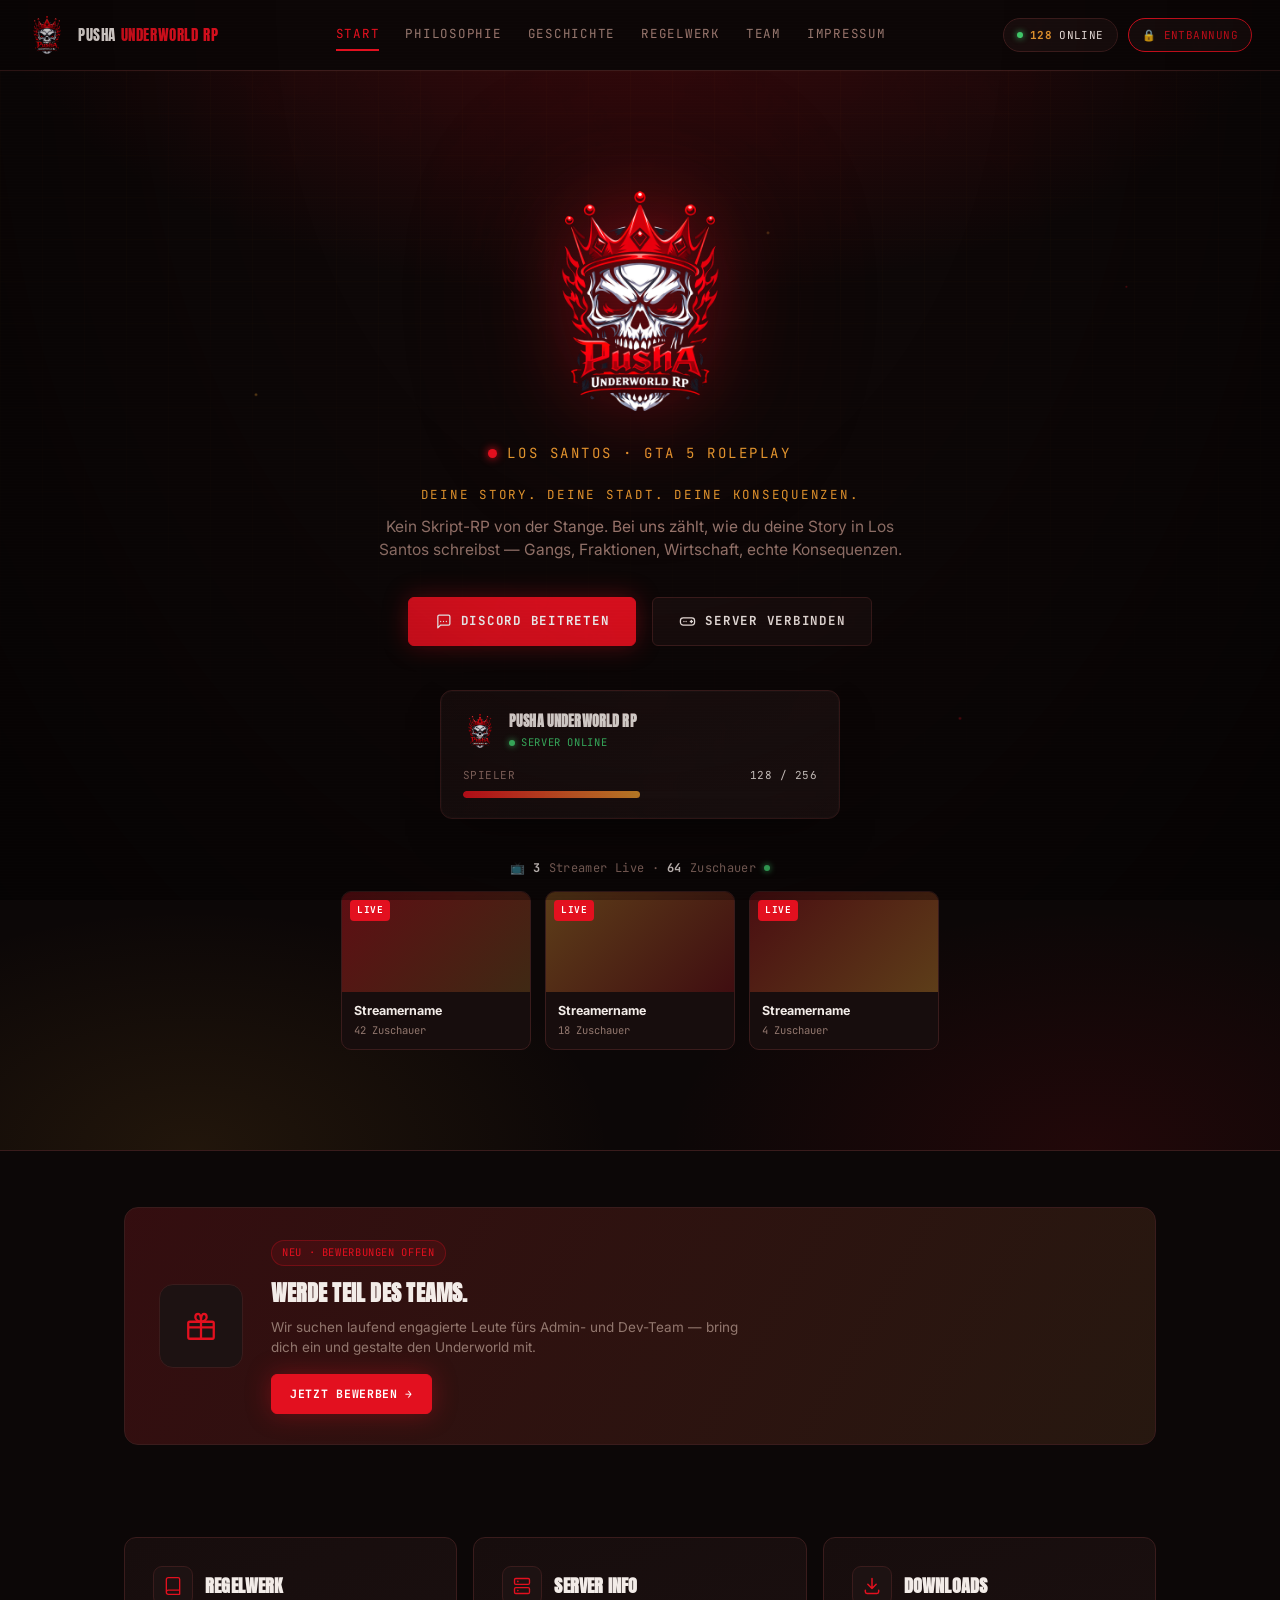
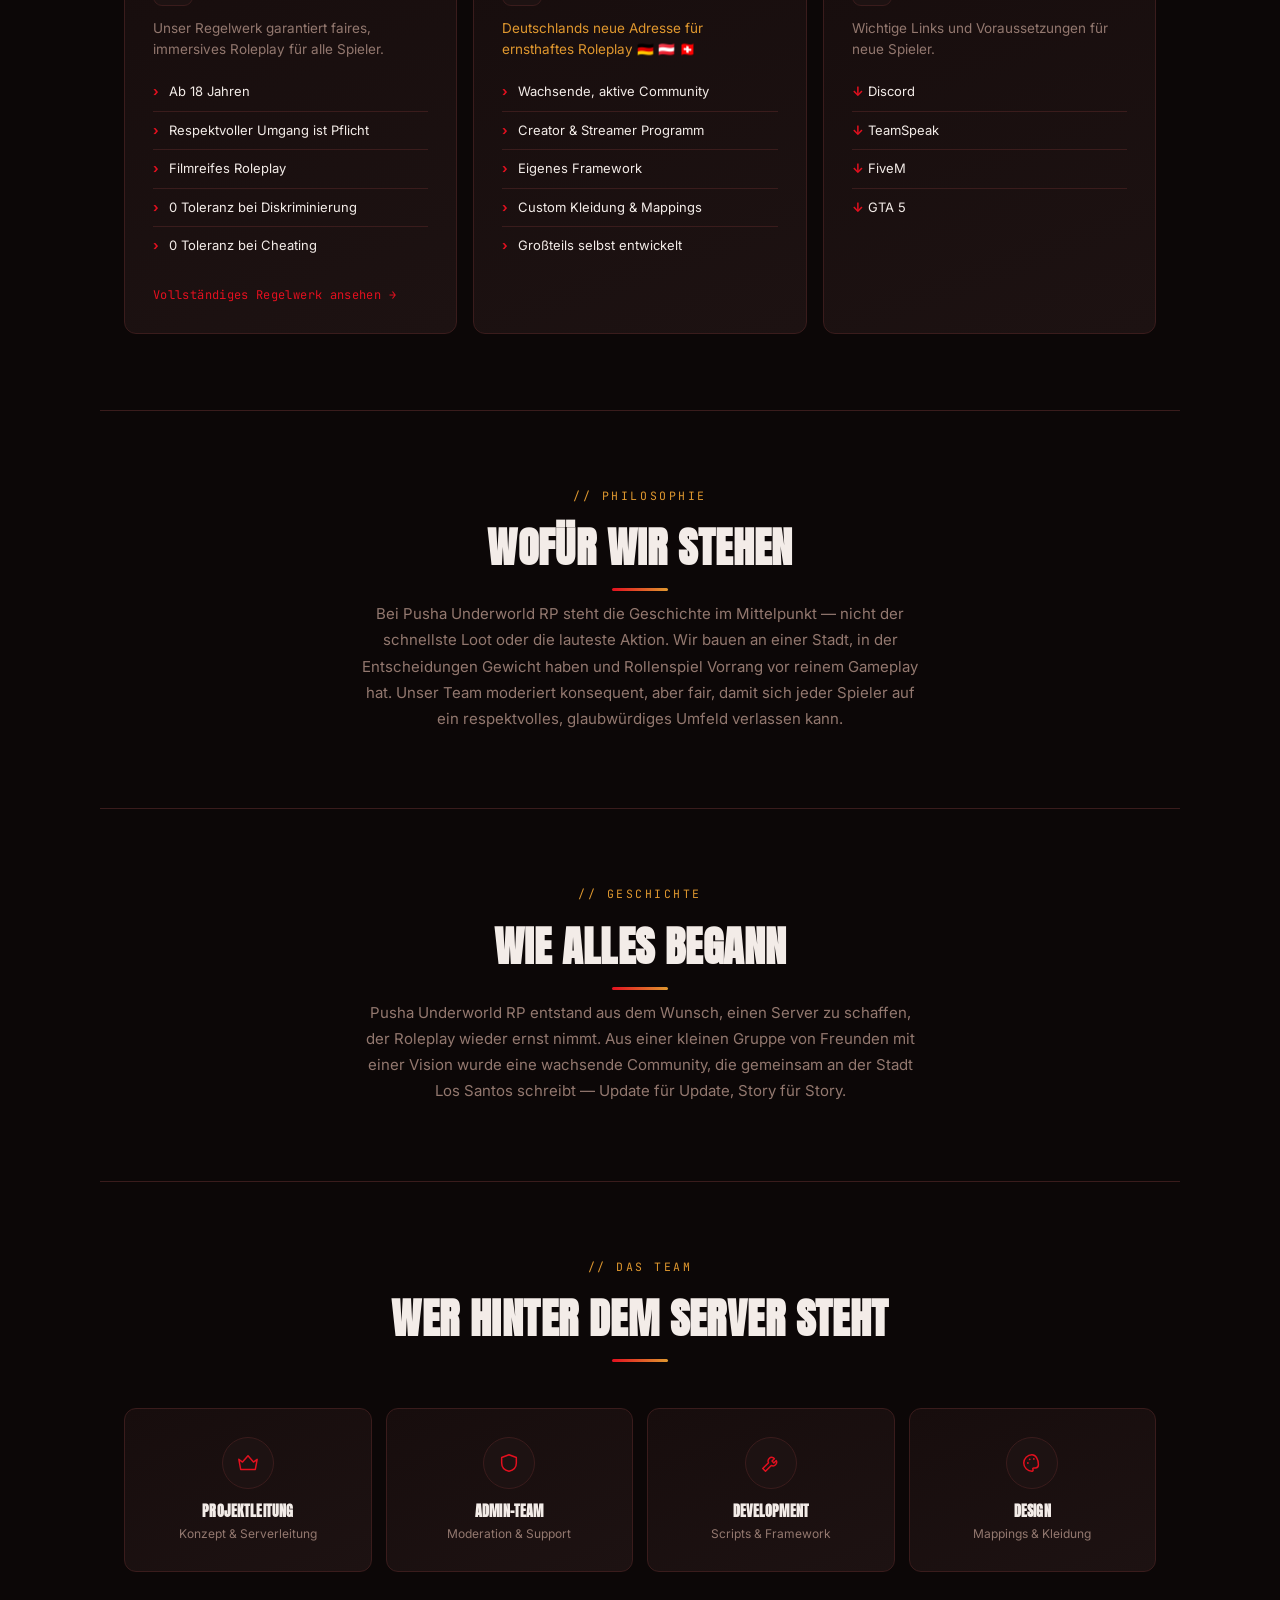
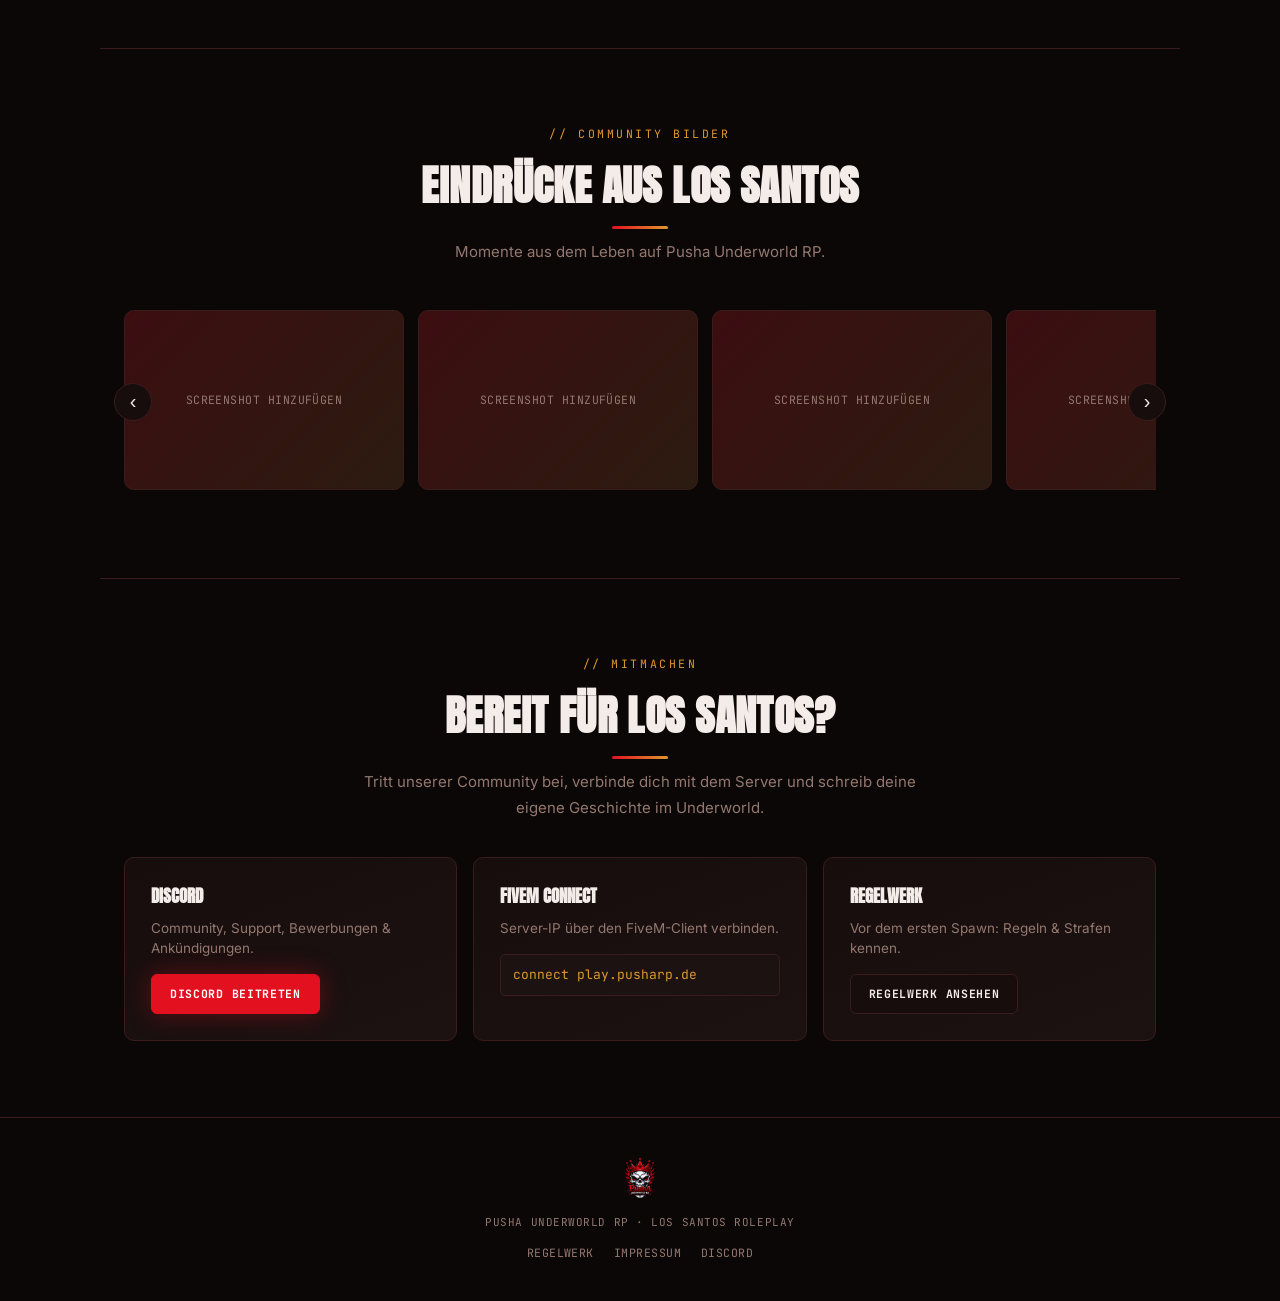
<file: index.html>
<!DOCTYPE html>
<html lang="de">
<head>
<meta charset="UTF-8">
<meta name="viewport" content="width=device-width, initial-scale=1.0">
<title>PUSHA UNDERWORLD RP — Offizielle Website</title>
<meta name="description" content="Pusha Underworld RP — GTA 5 Roleplay Server. Regelwerk, Community und Infos zum Server.">
<link rel="preconnect" href="https://fonts.googleapis.com">
<link href="https://fonts.googleapis.com/css2?family=Anton&family=Inter:wght@400;500;600;700&family=JetBrains+Mono:wght@400;500;700&display=swap" rel="stylesheet">
<link rel="stylesheet" href="style.css?v=23">
<link rel="icon" type="image/x-icon" href="favicon.ico">
<link rel="icon" type="image/png" sizes="32x32" href="favicon-32x32.png">
<link rel="icon" type="image/png" sizes="16x16" href="favicon-16x16.png">
<link rel="apple-touch-icon" sizes="180x180" href="apple-touch-icon.png">
</head>
<body>

<div class="scanlines"></div>
<div class="grain"></div>
<div class="vignette"></div>

<!-- ═══════════════ NAV ═══════════════ -->
<nav class="topnav">
  <a href="index.html" class="topnav-brand">
    <img src="logo.png" alt="Pusha Underworld RP Logo">
    <span>PUSHA <em>UNDERWORLD RP</em></span>
  </a>
  <div class="topnav-links">
    <a href="index.html" class="is-active">Start</a>
    <a href="#philosophie">Philosophie</a>
    <a href="#geschichte">Geschichte</a>
    <a href="regelwerk.html">Regelwerk</a>
    <a href="#team">Team</a>
    <a href="impressum.html">Impressum</a>
  </div>
  <div class="topnav-actions">
    <a href="#connect" class="nav-pill">
      <span class="pill-dot"></span> <strong id="onlineCount">—</strong> ONLINE
    </a>
    <a href="#" class="nav-pill nav-pill-alert">🔒 ENTBANNUNG</a>
  </div>
</nav>

<!-- ═══════════════ HERO ═══════════════ -->
<header class="site-hero">
  <div class="hero-grid" aria-hidden="true"></div>
  <div class="site-hero-inner">
    <img src="logo.png" alt="Pusha Underworld RP Logo" class="site-hero-logo">
    <div class="hero-eyebrow"><span class="dot"></span> LOS SANTOS · GTA 5 ROLEPLAY</div>
    <p class="site-hero-tagline">DEINE STORY. DEINE STADT. DEINE KONSEQUENZEN.</p>
    <p class="site-hero-sub">Kein Skript-RP von der Stange. Bei uns zählt, wie du deine Story in Los Santos schreibst — Gangs, Fraktionen, Wirtschaft, echte Konsequenzen.</p>
    <div class="site-hero-cta">
      <a href="#" class="cta-btn primary"><svg viewBox="0 0 24 24" class="btn-icon"><path d="M8 12h.01M12 12h.01M16 12h.01M21 15a2 2 0 0 1-2 2H8l-4 4V5a2 2 0 0 1 2-2h13a2 2 0 0 1 2 2z" fill="none" stroke="currentColor" stroke-width="1.8" stroke-linecap="round" stroke-linejoin="round"/></svg> Discord beitreten</a>
      <a href="#" class="cta-btn"><svg viewBox="0 0 24 24" class="btn-icon"><rect x="2" y="7" width="20" height="10" rx="4" fill="none" stroke="currentColor" stroke-width="1.8"/><path d="M7 12h.01M10 12h.01M17.5 10.5v3M16 12h3" stroke="currentColor" stroke-width="1.8" stroke-linecap="round"/></svg> Server verbinden</a>
    </div>

    <div class="server-status-card">
      <div class="server-status-head">
        <img src="logo.png" alt="">
        <div>
          <strong>Pusha Underworld RP</strong>
          <span class="status-live"><span class="status-dot"></span> SERVER ONLINE</span>
        </div>
      </div>
      <div class="server-status-bar">
        <div class="status-row">
          <span>SPIELER</span>
          <span id="playerCountLabel">128 / 256</span>
        </div>
        <div class="status-track"><div class="status-fill" id="playerCountFill"></div></div>
      </div>
    </div>

    <div class="streamer-strip">
      <p class="streamer-strip-label">📺 <strong id="streamerCount">3</strong> Streamer Live · <strong id="viewerCount">64</strong> Zuschauer <span class="status-dot"></span></p>
      <div class="streamer-row">
        <article class="streamer-card">
          <div class="streamer-thumb thumb-1"><span class="live-badge">LIVE</span></div>
          <div class="streamer-meta"><strong>Streamername</strong><span>42 Zuschauer</span></div>
        </article>
        <article class="streamer-card">
          <div class="streamer-thumb thumb-2"><span class="live-badge">LIVE</span></div>
          <div class="streamer-meta"><strong>Streamername</strong><span>18 Zuschauer</span></div>
        </article>
        <article class="streamer-card">
          <div class="streamer-thumb thumb-3"><span class="live-badge">LIVE</span></div>
          <div class="streamer-meta"><strong>Streamername</strong><span>4 Zuschauer</span></div>
        </article>
      </div>
    </div>
  </div>
</header>

<main class="site-main">

  <!-- ═══════════════ PROMO BANNER ═══════════════ -->
  <section class="section promo-section">
    <div class="promo-banner">
      <div class="promo-visual"><svg viewBox="0 0 24 24"><rect x="3" y="9" width="18" height="12" rx="1" fill="none" stroke="currentColor" stroke-width="1.6"/><path d="M3 13h18M12 9v12M12 9C10 9 8 7.5 8 5.8 8 4.5 8.9 3.5 10 3.5c1.5 0 2 1.8 2 5.5Zm0 0c2 0 4-1.5 4-3.2C16 4.5 15.1 3.5 14 3.5c-1.5 0-2 1.8-2 5.5Z" fill="none" stroke="currentColor" stroke-width="1.6" stroke-linejoin="round"/></svg></div>
      <div class="promo-body">
        <span class="promo-tag">NEU · BEWERBUNGEN OFFEN</span>
        <h3>Werde Teil des Teams.</h3>
        <p>Wir suchen laufend engagierte Leute fürs Admin- und Dev-Team — bring dich ein und gestalte den Underworld mit.</p>
        <a href="#" class="cta-btn primary small">Jetzt bewerben →</a>
      </div>
    </div>
  </section>

  <!-- ═══════════════ INFO KACHELN ═══════════════ -->
  <section class="section info-section">
    <div class="info-grid">
      <article class="info-card">
        <div class="info-card-head">
          <span class="info-icon"><svg viewBox="0 0 24 24"><path d="M4 19.5A2.5 2.5 0 0 1 6.5 17H20M4 19.5A2.5 2.5 0 0 0 6.5 22H20V4a2 2 0 0 0-2-2H6.5A2.5 2.5 0 0 0 4 4.5v15Z" fill="none" stroke="currentColor" stroke-width="1.6" stroke-linejoin="round"/></svg></span>
          <h3>Regelwerk</h3>
        </div>
        <p>Unser Regelwerk garantiert faires, immersives Roleplay für alle Spieler.</p>
        <ul class="info-list">
          <li>Ab 18 Jahren</li>
          <li>Respektvoller Umgang ist Pflicht</li>
          <li>Filmreifes Roleplay</li>
          <li>0 Toleranz bei Diskriminierung</li>
          <li>0 Toleranz bei Cheating</li>
        </ul>
        <a href="regelwerk.html" class="info-link">Vollständiges Regelwerk ansehen →</a>
      </article>

      <article class="info-card">
        <div class="info-card-head">
          <span class="info-icon"><svg viewBox="0 0 24 24"><rect x="3" y="3" width="18" height="7" rx="1.5" fill="none" stroke="currentColor" stroke-width="1.6"/><rect x="3" y="14" width="18" height="7" rx="1.5" fill="none" stroke="currentColor" stroke-width="1.6"/><path d="M7 6.5h.01M7 17.5h.01" stroke="currentColor" stroke-width="2" stroke-linecap="round"/></svg></span>
          <h3>Server Info</h3>
        </div>
        <p class="info-highlight">Deutschlands neue Adresse für ernsthaftes Roleplay 🇩🇪 🇦🇹 🇨🇭</p>
        <ul class="info-list">
          <li>Wachsende, aktive Community</li>
          <li>Creator &amp; Streamer Programm</li>
          <li>Eigenes Framework</li>
          <li>Custom Kleidung &amp; Mappings</li>
          <li>Großteils selbst entwickelt</li>
        </ul>
      </article>

      <article class="info-card">
        <div class="info-card-head">
          <span class="info-icon"><svg viewBox="0 0 24 24"><path d="M12 3v12m0 0 5-5m-5 5-5-5M4 17v2a2 2 0 0 0 2 2h12a2 2 0 0 0 2-2v-2" fill="none" stroke="currentColor" stroke-width="1.8" stroke-linecap="round" stroke-linejoin="round"/></svg></span>
          <h3>Downloads</h3>
        </div>
        <p>Wichtige Links und Voraussetzungen für neue Spieler.</p>
        <ul class="info-list link-list">
          <li><a href="#">Discord</a></li>
          <li><a href="#">TeamSpeak</a></li>
          <li><a href="#">FiveM</a></li>
          <li><a href="#">GTA 5</a></li>
        </ul>
      </article>
    </div>
  </section>

  <!-- ═══════════════ PHILOSOPHIE ═══════════════ -->
  <section class="section" id="philosophie">
    <p class="section-kicker">// PHILOSOPHIE</p>
    <h2 class="section-title">Wofür wir stehen</h2>
    <p class="section-text">
      Bei Pusha Underworld RP steht die Geschichte im Mittelpunkt — nicht der schnellste Loot oder die
      lauteste Aktion. Wir bauen an einer Stadt, in der Entscheidungen Gewicht haben und Rollenspiel
      Vorrang vor reinem Gameplay hat. Unser Team moderiert konsequent, aber fair, damit sich jeder
      Spieler auf ein respektvolles, glaubwürdiges Umfeld verlassen kann.
    </p>
  </section>

  <!-- ═══════════════ GESCHICHTE ═══════════════ -->
  <section class="section" id="geschichte">
    <p class="section-kicker">// GESCHICHTE</p>
    <h2 class="section-title">Wie alles begann</h2>
    <p class="section-text">
      Pusha Underworld RP entstand aus dem Wunsch, einen Server zu schaffen, der Roleplay wieder
      ernst nimmt. Aus einer kleinen Gruppe von Freunden mit einer Vision wurde eine wachsende
      Community, die gemeinsam an der Stadt Los Santos schreibt — Update für Update, Story für Story.
    </p>
  </section>

  <!-- ═══════════════ TEAM ═══════════════ -->
  <section class="section" id="team">
    <p class="section-kicker">// DAS TEAM</p>
    <h2 class="section-title">Wer hinter dem Server steht</h2>
    <div class="team-grid">
      <div class="team-card">
        <div class="team-avatar"><svg viewBox="0 0 24 24"><path d="m2 8 4 3 6-7 6 7 4-3-2 11H4L2 8Z" fill="none" stroke="currentColor" stroke-width="1.6" stroke-linejoin="round"/></svg></div>
        <strong>Projektleitung</strong>
        <span>Konzept &amp; Serverleitung</span>
      </div>
      <div class="team-card">
        <div class="team-avatar"><svg viewBox="0 0 24 24"><path d="M12 3 4 6v6c0 5 3.5 8 8 9 4.5-1 8-4 8-9V6l-8-3Z" fill="none" stroke="currentColor" stroke-width="1.6" stroke-linejoin="round"/></svg></div>
        <strong>Admin-Team</strong>
        <span>Moderation &amp; Support</span>
      </div>
      <div class="team-card">
        <div class="team-avatar"><svg viewBox="0 0 24 24"><path d="M14.7 6.3a4 4 0 0 0-5.4 5.4L3 18l3 3 6.3-6.3a4 4 0 0 0 5.4-5.4l-2.6 2.6-2-2 2.6-2.6Z" fill="none" stroke="currentColor" stroke-width="1.6" stroke-linejoin="round"/></svg></div>
        <strong>Development</strong>
        <span>Scripts &amp; Framework</span>
      </div>
      <div class="team-card">
        <div class="team-avatar"><svg viewBox="0 0 24 24"><path d="M12 3a9 9 0 1 0 0 18c1.1 0 1.5-1 1-2-.4-.7 0-1.5 1-1.5h1.5A3.5 3.5 0 0 0 19 14c0-6-3-11-7-11Z" fill="none" stroke="currentColor" stroke-width="1.6"/><circle cx="7.5" cy="12" r="1" fill="currentColor"/><circle cx="9.5" cy="8" r="1" fill="currentColor"/><circle cx="14" cy="7.5" r="1" fill="currentColor"/></svg></div>
        <strong>Design</strong>
        <span>Mappings &amp; Kleidung</span>
      </div>
    </div>
  </section>

  <!-- ═══════════════ COMMUNITY GALERIE ═══════════════ -->
  <section class="section gallery-section">
    <p class="section-kicker">// COMMUNITY BILDER</p>
    <h2 class="section-title">Eindrücke aus Los Santos</h2>
    <p class="section-text">Momente aus dem Leben auf Pusha Underworld RP.</p>
    <div class="gallery-wrap">
      <button type="button" class="gallery-arrow gallery-prev" aria-label="Zurück" onclick="document.getElementById('galleryScroll').scrollBy({left:-300,behavior:'smooth'})">‹</button>
      <div class="gallery-scroll" id="galleryScroll">
        <div class="gallery-tile"><span>Screenshot hinzufügen</span></div>
        <div class="gallery-tile"><span>Screenshot hinzufügen</span></div>
        <div class="gallery-tile"><span>Screenshot hinzufügen</span></div>
        <div class="gallery-tile"><span>Screenshot hinzufügen</span></div>
      </div>
      <button type="button" class="gallery-arrow gallery-next" aria-label="Weiter" onclick="document.getElementById('galleryScroll').scrollBy({left:300,behavior:'smooth'})">›</button>
    </div>
  </section>

  <!-- ═══════════════ CONNECT ═══════════════ -->
  <section class="section connect-section" id="connect">
    <p class="section-kicker">// MITMACHEN</p>
    <h2 class="section-title">Bereit für Los Santos?</h2>
    <p class="section-text">Tritt unserer Community bei, verbinde dich mit dem Server und schreib deine eigene Geschichte im Underworld.</p>
    <div class="connect-grid">
      <div class="connect-card">
        <h3>Discord</h3>
        <p>Community, Support, Bewerbungen &amp; Ankündigungen.</p>
        <a href="#" class="cta-btn primary small">Discord beitreten</a>
      </div>
      <div class="connect-card">
        <h3>FiveM Connect</h3>
        <p>Server-IP über den FiveM-Client verbinden.</p>
        <code class="connect-code">connect play.pusharp.de</code>
      </div>
      <div class="connect-card">
        <h3>Regelwerk</h3>
        <p>Vor dem ersten Spawn: Regeln &amp; Strafen kennen.</p>
        <a href="regelwerk.html" class="cta-btn small">Regelwerk ansehen</a>
      </div>
    </div>
  </section>

</main>

<footer class="site-footer">
  <img src="logo.png" alt="Pusha Underworld RP Logo">
  <p>PUSHA UNDERWORLD RP · LOS SANTOS ROLEPLAY</p>
  <div class="footer-links">
    <a href="regelwerk.html">Regelwerk</a>
    <a href="impressum.html">Impressum</a>
    <a href="#connect">Discord</a>
  </div>
</footer>

<script>
  // Platzhalter-Zahlen -- hier spaeter echte Server-Werte eintragen/anbinden.
  document.getElementById('onlineCount').textContent = '128';
  document.getElementById('playerCountFill').style.width = '50%';
</script>

</body>
</html>
</file>
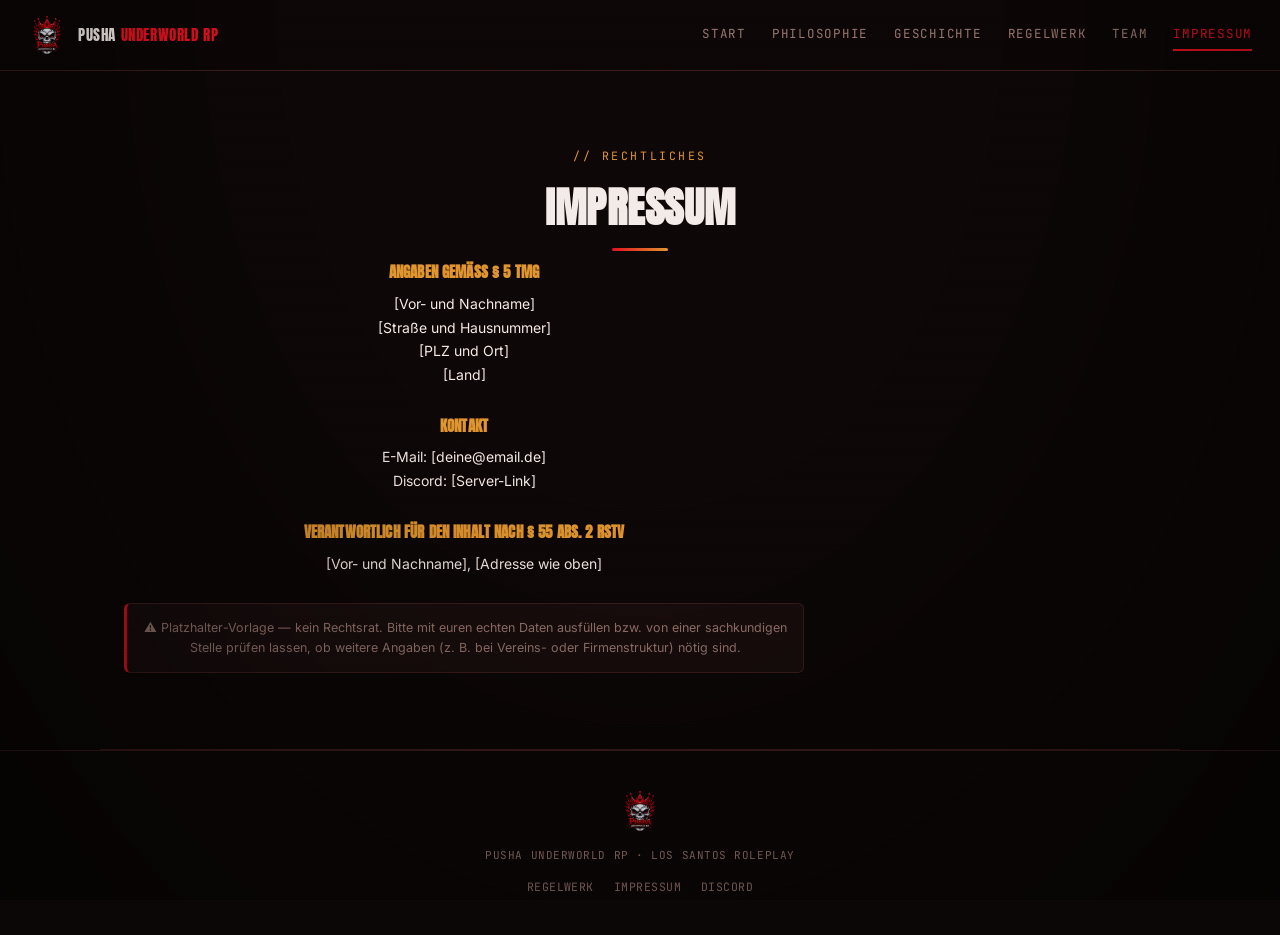
<file: impressum.html>
<!DOCTYPE html>
<html lang="de">
<head>
<meta charset="UTF-8">
<meta name="viewport" content="width=device-width, initial-scale=1.0">
<title>Impressum — PUSHA UNDERWORLD RP</title>
<link rel="preconnect" href="https://fonts.googleapis.com">
<link href="https://fonts.googleapis.com/css2?family=Anton&family=Inter:wght@400;500;600;700&family=JetBrains+Mono:wght@400;500;700&display=swap" rel="stylesheet">
<link rel="stylesheet" href="style.css?v=23">
<link rel="icon" type="image/x-icon" href="favicon.ico">
</head>
<body>

<div class="scanlines"></div>
<div class="grain"></div>
<div class="vignette"></div>

<nav class="topnav">
  <a href="index.html" class="topnav-brand">
    <img src="logo.png" alt="Pusha Underworld RP Logo">
    <span>PUSHA <em>UNDERWORLD RP</em></span>
  </a>
  <div class="topnav-links">
    <a href="index.html">Start</a>
    <a href="index.html#philosophie">Philosophie</a>
    <a href="index.html#geschichte">Geschichte</a>
    <a href="regelwerk.html">Regelwerk</a>
    <a href="index.html#team">Team</a>
    <a href="impressum.html" class="is-active">Impressum</a>
  </div>
</nav>

<main class="site-main">
  <section class="section">
    <p class="section-kicker">// RECHTLICHES</p>
    <h2 class="section-title">Impressum</h2>

    <div class="legal-block">
      <h3>Angaben gemäß § 5 TMG</h3>
      <p>
        [Vor- und Nachname]<br>
        [Straße und Hausnummer]<br>
        [PLZ und Ort]<br>
        [Land]
      </p>

      <h3>Kontakt</h3>
      <p>
        E-Mail: [deine@email.de]<br>
        Discord: [Server-Link]
      </p>

      <h3>Verantwortlich für den Inhalt nach § 55 Abs. 2 RStV</h3>
      <p>[Vor- und Nachname], [Adresse wie oben]</p>

      <p class="legal-hint">
        ⚠️ Platzhalter-Vorlage — kein Rechtsrat. Bitte mit euren echten Daten ausfüllen bzw.
        von einer sachkundigen Stelle prüfen lassen, ob weitere Angaben (z. B. bei Vereins-
        oder Firmenstruktur) nötig sind.
      </p>
    </div>
  </section>
</main>

<footer class="site-footer">
  <img src="logo.png" alt="Pusha Underworld RP Logo">
  <p>PUSHA UNDERWORLD RP · LOS SANTOS ROLEPLAY</p>
  <div class="footer-links">
    <a href="regelwerk.html">Regelwerk</a>
    <a href="impressum.html">Impressum</a>
    <a href="index.html#connect">Discord</a>
  </div>
</footer>

</body>
</html>
</file>
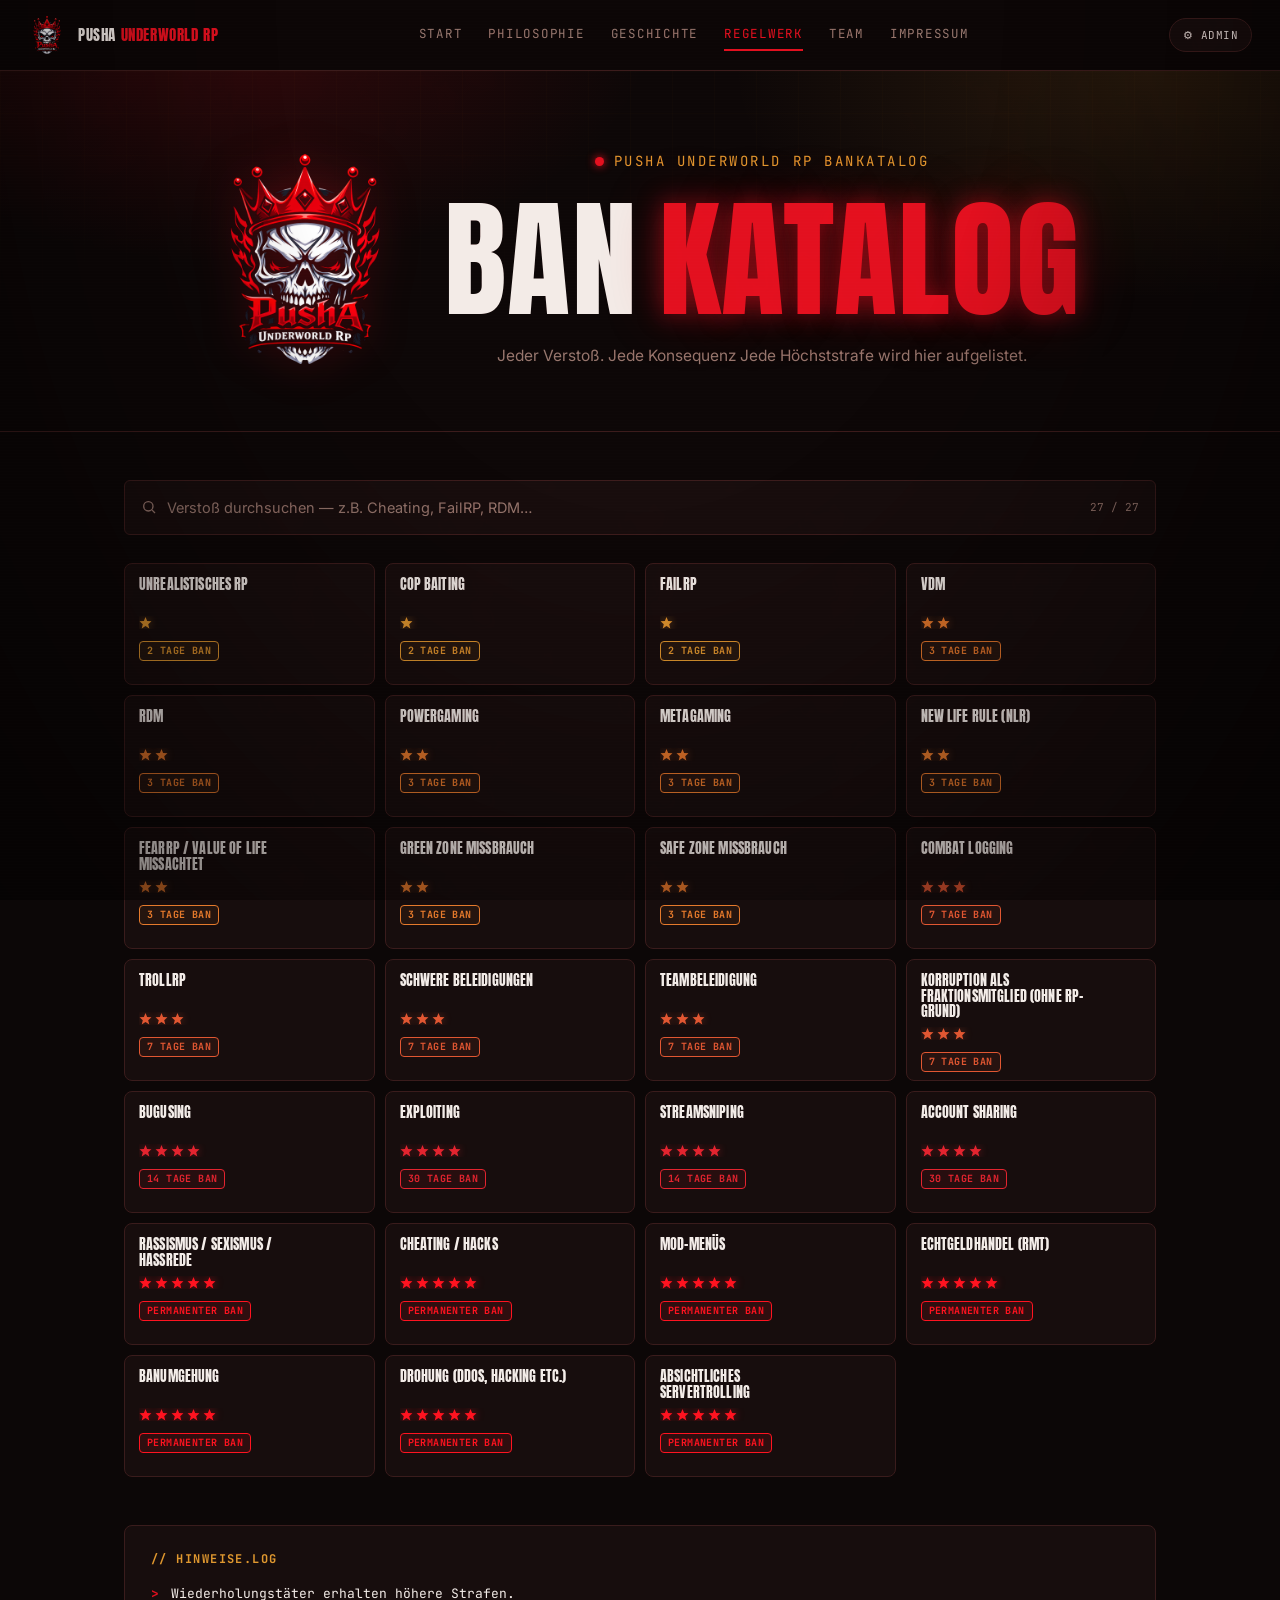
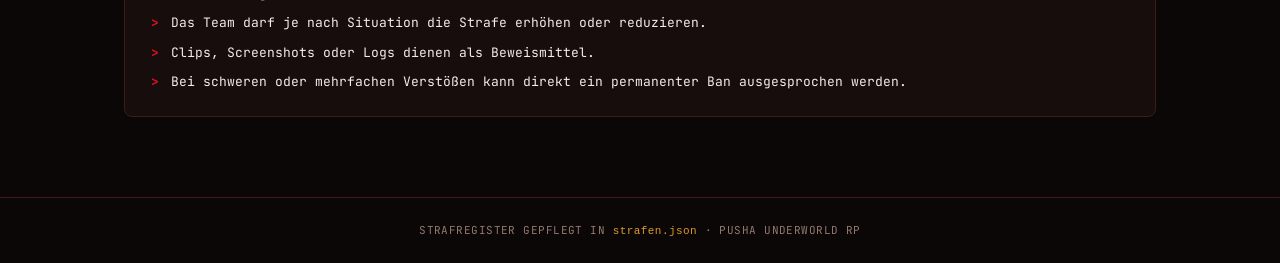
<file: regelwerk.html>
<!DOCTYPE html>
<html lang="de">
<head>
<meta charset="UTF-8">
<meta name="viewport" content="width=device-width, initial-scale=1.0">
<title>BAN KATALOG  PUSHA UNDERWORLD RP</title>
<link rel="preconnect" href="https://fonts.googleapis.com">
<link href="https://fonts.googleapis.com/css2?family=Anton&family=Inter:wght@400;500;600;700&family=JetBrains+Mono:wght@400;500;700&display=swap" rel="stylesheet">
<link rel="stylesheet" href="style.css?v=21">
<link rel="icon" type="image/x-icon" href="favicon.ico">
<link rel="icon" type="image/png" sizes="32x32" href="favicon-32x32.png">
<link rel="icon" type="image/png" sizes="16x16" href="favicon-16x16.png">
<link rel="apple-touch-icon" sizes="180x180" href="apple-touch-icon.png">
</head>
<body>

<div class="scanlines"></div>
<div class="grain"></div>
<div class="vignette"></div>

<nav class="topnav">
  <a href="index.html" class="topnav-brand">
    <img src="logo.png" alt="Pusha Underworld RP Logo">
    <span>PUSHA <em>UNDERWORLD RP</em></span>
  </a>
  <div class="topnav-links">
    <a href="index.html">Start</a>
    <a href="index.html#philosophie">Philosophie</a>
    <a href="index.html#geschichte">Geschichte</a>
    <a href="regelwerk.html" class="is-active">Regelwerk</a>
    <a href="index.html#team">Team</a>
    <a href="impressum.html">Impressum</a>
  </div>
  <div class="topnav-actions always-visible">
    <a href="#" id="navAdminBtn" class="nav-pill">⚙ ADMIN</a>
  </div>
</nav>

<div id="appContent" class="app-content">

<header class="hero">
  <div class="hero-inner">
    <div class="hero-top">
      <img src="logo.png" alt="Pusha Underworld RP Logo" class="hero-logo">
      <div class="hero-copy">
        <div class="hero-eyebrow">
          <span class="dot"></span> PUSHA UNDERWORLD RP  BANKATALOG
        </div>
        <h1 class="hero-title">
          <span>BAN</span>
          <span class="accent" data-text="KATALOG">KATALOG</span>
        </h1>
        <p class="hero-sub">Jeder Verstoß. Jede Konsequenz Jede Höchststrafe wird hier aufgelistet.</p>
      </div>
    </div>
  </div>
  <div class="hero-grid" aria-hidden="true"></div>
</header>

<main class="main">

  <div class="search-bar">
    <svg class="search-icon" viewBox="0 0 24 24" aria-hidden="true"><circle cx="11" cy="11" r="7"/><line x1="21" y1="21" x2="16.65" y2="16.65"/></svg>
    <input id="search" type="text" placeholder="Verstoß durchsuchen — z.B. Cheating, FailRP, RDM…" autocomplete="off">
    <span class="search-count" id="resultCount"></span>
  </div>

  <div class="admin-toolbar">
    <button type="button" class="admin-btn primary" id="openAdminBtn">+ EINTRAG</button>
    <button type="button" class="admin-btn" id="openManageBtn">ADMIN BEREICH</button>
    <button type="button" class="admin-btn" id="sortByLevelBtn">NACH STERNEN SORTIEREN</button>
  </div>

  <div class="grid" id="cardGrid"></div>

  <p class="empty" id="emptyState" hidden>— Keine Treffer im Register —</p>

  <section class="log">
    <h2 class="log-title">// HINWEISE.LOG</h2>
    <ul id="hinweiseListe" class="log-list"></ul>
  </section>

</main>

<footer class="footer">
  <p>STRAFREGISTER GEPFLEGT IN <code>strafen.json</code> · PUSHA UNDERWORLD RP</p>
</footer>

</div>

<div class="shortcut-login" id="shortcutLogin" hidden>
  <div class="shortcut-head">
    <span>// ADMIN LOGIN</span>
    <button type="button" id="shortcutCloseBtn" aria-label="Schliessen">x</button>
  </div>
  <label>
    <span>Benutzer</span>
    <input id="shortcutAdminUser" type="text" placeholder="admin" autocomplete="username">
  </label>
  <label>
    <span>Passwort</span>
    <input id="shortcutAdminPassword" type="password" placeholder="Passwort" autocomplete="current-password">
  </label>
  <p class="login-error" id="shortcutLoginError" hidden>Falscher Benutzer oder falsches Passwort.</p>
  <button type="button" class="admin-btn primary" id="shortcutLoginBtn">Einloggen</button>
</div>

<div class="admin-overlay" id="adminOverlay" role="dialog" aria-modal="true" aria-label="Admin Bereich">
  <div class="admin-modal">
    <div class="admin-head">
      <div>
        <p class="admin-kicker">// COMMAND CENTER</p>
        <h2>BAN KATALOG ADMIN</h2>
      </div>
      <button type="button" class="admin-close" id="closeAdminBtn" aria-label="Schliessen">x</button>
    </div>

    <div class="admin-login" id="adminLogin">
      <div class="login-box">
        <p class="admin-kicker">// LOGIN</p>
        <h3>Admin Zugang</h3>
        <label>
          <span>Benutzer</span>
          <input id="adminUser" type="text" placeholder="admin" autocomplete="username">
        </label>
        <label>
          <span>Passwort</span>
          <input id="adminPassword" type="password" placeholder="Passwort" autocomplete="current-password">
        </label>
        <p class="login-error" id="adminLoginError" hidden>Falscher Benutzer oder falsches Passwort.</p>
        <button type="button" class="admin-btn primary" id="adminLoginBtn">Einloggen</button>
      </div>
    </div>

    <div class="admin-dashboard" id="adminDashboard" hidden>
      <div class="command-top">
        <div>
          <p class="admin-kicker">// LIVE STATUS</p>
          <h3>Command Center</h3>
        </div>
        <button type="button" class="admin-btn danger" id="adminLogoutBtn">Logout</button>
      </div>

      <div class="command-grid">
        <div class="command-card">
          <span class="command-label">Eintraege</span>
          <strong id="dashTotal">0</strong>
          <small>aktive Regeln im Katalog</small>
        </div>
        <div class="command-card">
          <span class="command-label">Hoechstes Level</span>
          <strong id="dashMaxLevel">0</strong>
          <small>maximale Stern-Stufe</small>
        </div>
        <div class="command-card">
          <span class="command-label">Admin Session</span>
          <strong id="dashSession">OFF</strong>
          <small id="dashSessionMeta">nicht eingeloggt</small>
        </div>
        <div class="command-card">
          <span class="command-label">Speicher</span>
          <strong id="dashStorage">JSON</strong>
          <small>lokal + Export</small>
        </div>
      </div>

      <div class="quick-actions">
        <button type="button" class="admin-btn primary" id="dashNewBtn">+ Neuer Eintrag</button>
        <button type="button" class="admin-btn" id="dashExportBtn">JSON Export</button>
        <button type="button" class="admin-btn" id="dashRestoreBtn">Wiederherstellen</button>
        <button type="button" class="admin-btn danger" id="dashResetBtn">Reset</button>
      </div>

      <div class="security-panel">
        <div class="admin-list-head compact">
          <h3>Admin Passwort</h3>
        </div>
        <div class="password-grid">
          <label>
            <span>Aktuelles Passwort</span>
            <input id="currentAdminPass" type="password" autocomplete="current-password">
          </label>
          <label>
            <span>Neues Passwort</span>
            <input id="newAdminPass" type="password" autocomplete="new-password">
          </label>
          <label>
            <span>Neues Passwort wiederholen</span>
            <input id="repeatAdminPass" type="password" autocomplete="new-password">
          </label>
          <button type="button" class="admin-btn primary" id="changeAdminPassBtn">Passwort ändern</button>
        </div>
        <p class="password-status" id="passwordStatus" hidden></p>
      </div>

      <div class="activity-panel">
        <div class="admin-list-head compact">
          <h3>Aktivitaetsprotokoll</h3>
          <button type="button" class="admin-btn small" id="clearLogBtn">Log leeren</button>
        </div>
        <div class="activity-log" id="activityLog"></div>
      </div>

      <div class="entry-editor">
        <div class="admin-list-head compact">
          <h3 id="adminTitle">Eintrag bearbeiten</h3>
        </div>

    <form class="admin-form" id="entryForm">
      <input type="hidden" id="entryIndex">
      <label>
        <span>Verstoss</span>
        <input id="entryName" type="text" placeholder="z.B. FailRP" autocomplete="off" required>
      </label>
      <label>
        <span>Strafe</span>
        <input id="entryPenalty" type="text" placeholder="z.B. 3 Tage Ban" autocomplete="off" required>
      </label>
      <label>
        <span>Level</span>
        <select id="entryLevel" required>
          <option value="1">1 Stern</option>
          <option value="2">2 Sterne</option>
          <option value="3">3 Sterne</option>
          <option value="4">4 Sterne</option>
          <option value="5">5 Sterne</option>
        </select>
      </label>
      <div class="admin-actions">
        <button type="button" class="admin-btn" id="newEntryBtn">Neu</button>
        <button type="submit" class="admin-btn primary">Speichern</button>
      </div>
    </form>

    <div class="admin-list-head">
      <h3>Eintraege</h3>
      <div>
        <button type="button" class="admin-btn small" id="exportBtn">JSON Export</button>
        <button type="button" class="admin-btn small" id="restoreBtn">Wiederherstellen</button>
        <button type="button" class="admin-btn small danger" id="resetBtn">Reset</button>
      </div>
    </div>
    <div class="admin-list" id="adminList"></div>
      </div>
    </div>
  </div>
</div>

<script src="script.js?v=15"></script>
</body>
</html>
</file>
<file: style.css>
:root{
  --bg: #0c0707;
  --panel: #170d0d;
  --panel-2: #1d1212;
  --line: #3a1c1c;
  --text: #f3ece8;
  --muted: #93786f;
  --pink: #e3101f;
  --cyan: #e0982f;
  --amber: #e0982f;
  --display: 'Anton', sans-serif;
  --body: 'Inter', sans-serif;
  --mono: 'JetBrains Mono', monospace;
}

*{ box-sizing: border-box; }
html{ scroll-behavior: smooth; }

body{
  margin:0;
  background: var(--bg);
  color: var(--text);
  font-family: var(--body);
  line-height: 1.5;
  position: relative;
  overflow-x: hidden;
}

/* Atmosphere layers */
.scanlines{
  position: fixed; inset:0; pointer-events:none; z-index: 50;
  background: repeating-linear-gradient(
    to bottom, rgba(255,255,255,.02) 0px, rgba(255,255,255,.02) 1px,
    transparent 1px, transparent 3px
  );
  mix-blend-mode: overlay;
}
.grain{
  position: fixed; inset:0; pointer-events:none; z-index: 48;
  opacity: .15; mix-blend-mode: overlay;
  background-image: url("data:image/svg+xml,%3Csvg xmlns='http://www.w3.org/2000/svg' width='180' height='180'%3E%3Cfilter id='n'%3E%3CfeTurbulence type='fractalNoise' baseFrequency='0.012' numOctaves='4' stitchTiles='stitch'/%3E%3CfeColorMatrix type='matrix' values='1 0 0 0 0.3  0 0 0 0 0.02  0 0 0 0 0.02  0 0 0 0.5 0'/%3E%3C/filter%3E%3Crect width='100%25' height='100%25' filter='url(%23n)'/%3E%3C/svg%3E");
}
.vignette{
  position: fixed; inset:0; pointer-events:none; z-index: 49;
  background: radial-gradient(ellipse at 50% 0%, transparent 40%, rgba(0,0,0,.55) 100%);
}

/* ── Lock screen ───────────────────────────────────────── */
.lock-screen{
  position: fixed; inset: 0; z-index: 100;
  display:flex; align-items:center; justify-content:center;
  background:
    radial-gradient(circle at 30% 20%, rgba(227,16,31,.12), transparent 45%),
    radial-gradient(circle at 75% 80%, rgba(224,152,47,.10), transparent 45%),
    var(--bg);
  padding: 24px;
}
.lock-box{
  width: 100%; max-width: 380px;
  background: var(--panel);
  border: 1px solid var(--line);
  border-top: 2px solid var(--pink);
  padding: 36px 30px;
  text-align: center;
  box-shadow: 0 0 60px rgba(227,16,31,.08);
}
.lock-eyebrow{
  font-family: var(--mono);
  font-size: 10.5px;
  letter-spacing: .18em;
  color: var(--pink);
  margin-bottom: 18px;
}
.lock-icon{
  width: 30px; height: 30px;
  fill: none; stroke: var(--cyan); stroke-width: 1.6;
  margin-bottom: 14px;
  filter: drop-shadow(0 0 6px rgba(224,152,47,.5));
}
.lock-logo{
  width: 72px; height: 72px;
  object-fit: contain;
  margin-bottom: 14px;
  filter: drop-shadow(0 0 14px rgba(227,16,31,.35));
}
.lock-title{
  font-family: var(--display);
  text-transform: uppercase;
  letter-spacing: .04em;
  font-size: 26px;
  margin: 0 0 8px;
}
.lock-sub{ color: var(--muted); font-size: 13px; margin: 0 0 22px; }
.lock-box input{
  width: 100%;
  background: var(--panel-2);
  border: 1px solid var(--line);
  color: var(--text);
  font-family: var(--mono);
  font-size: 14px;
  letter-spacing: .1em;
  padding: 12px 14px;
  border-radius: 4px;
  outline: none;
  margin-bottom: 14px;
  text-align: center;
}
.lock-box input:focus{ border-color: var(--cyan); }
.lock-btn{
  width: 100%;
  background: var(--pink);
  color: #fff;
  border: none;
  font-family: var(--mono);
  font-weight: 700;
  font-size: 12.5px;
  letter-spacing: .08em;
  text-transform: uppercase;
  padding: 13px;
  border-radius: 4px;
  cursor: pointer;
  transition: filter .15s ease, box-shadow .15s ease;
  box-shadow: 0 0 20px rgba(227,16,31,.35);
}
.lock-btn:hover{ filter: brightness(1.1); }
.lock-error{ color: var(--pink); font-size: 12px; font-family: var(--mono); margin: 14px 0 0; }

/* ── Hero ──────────────────────────────────────────────── */
.hero{
  position: relative;
  padding: 80px 24px 64px;
  overflow: hidden;
  background:
    radial-gradient(ellipse 700px 380px at 18% -10%, rgba(227,16,31,.16), transparent 60%),
    radial-gradient(ellipse 700px 380px at 90% 0%, rgba(224,152,47,.12), transparent 60%),
    var(--bg);
  border-bottom: 1px solid var(--line);
}
.hero-grid{
  position:absolute; inset:0; z-index:0; opacity:.25;
  background-image:
    linear-gradient(rgba(224,152,47,.08) 1px, transparent 1px),
    linear-gradient(90deg, rgba(224,152,47,.08) 1px, transparent 1px);
  background-size: 42px 42px;
  mask-image: linear-gradient(to bottom, black, transparent 85%);
}
.hero-inner{
  position: relative;
  z-index: 1;
  max-width: 880px;
  margin: 0 auto;
  text-align: center;
}
.hero-eyebrow{
  display: flex;
  width: fit-content;
  align-items:center; gap:10px;
  margin: 0 auto 28px;
  font-family: var(--mono);
  font-size: 14px;
  letter-spacing: .18em;
  text-transform: uppercase;
  color: var(--cyan);
  justify-content: center;
}
.dot{
  width:9px; height:9px; border-radius:50%;
  background: var(--pink);
  box-shadow: 0 0 8px var(--pink);
  animation: pulse 1.8s ease-in-out infinite;
}
@keyframes pulse{ 0%,100%{ opacity:1; } 50%{ opacity:.35; } }

.hero-top{
  display: flex;
  width: fit-content;
  max-width: 100%;
  margin: 0 auto;
  align-items: center;
  justify-content: center;
  gap: 34px;
}
.hero-copy{
  display: flex;
  flex-direction: column;
  align-items: center;
  min-width: 0;
}
.hero-logo{
  width: 210px; height: 210px;
  object-fit: contain;
  flex: none;
  filter: drop-shadow(0 0 22px rgba(227,16,31,.35));
}

.hero-title{
  display: flex;
  align-items: baseline;
  justify-content: center;
  gap: .16em;
  margin: 0;
  text-align: center;
  font-family: var(--display);
  text-transform: uppercase;
  font-weight: 400;
  line-height: .92;
  font-size: clamp(56px, 13vw, 130px);
  letter-spacing: .01em;
}
.hero-title span{ color: var(--text); }
.hero-title .accent{
  color: var(--pink);
  text-shadow: 0 0 24px rgba(227,16,31,.5), 0 0 60px rgba(227,16,31,.25);
  position: relative;
}

.hero-sub{
  max-width: 56ch;
  color: var(--muted);
  font-size: 15.5px;
  margin: 24px 0 0;
  text-align: center;
}

/* ── Main ──────────────────────────────────────────────── */
.main{ max-width: 1080px; margin: 0 auto; padding: 48px 24px 80px; position: relative; z-index: 2; }

.search-bar{
  position: relative;
  display:flex; align-items:center; gap: 10px;
  background: var(--panel);
  border: 1px solid var(--line);
  border-radius: 6px;
  padding: 4px 16px;
  margin-bottom: 28px;
  transition: border-color .15s ease, box-shadow .15s ease;
}
.search-bar:focus-within{
  border-color: var(--cyan);
  box-shadow: 0 0 0 3px rgba(224,152,47,.08);
}
.search-icon{ width:16px; height:16px; fill:none; stroke: var(--muted); stroke-width:2; flex:none; }
.search-bar input{
  flex: 1;
  background: transparent;
  border: none;
  color: var(--text);
  font-family: var(--body);
  font-size: 14.5px;
  padding: 14px 0;
  outline: none;
}
.search-bar input::placeholder{ color: var(--muted); }
.search-count{
  font-family: var(--mono);
  font-size: 11px;
  color: var(--muted);
  white-space: nowrap;
}

/* ── Card grid ─────────────────────────────────────────── */
.grid{
  display: grid;
  grid-template-columns: repeat(auto-fit, minmax(240px, 1fr));
  align-items: stretch;
  grid-auto-rows: 122px;
  gap: 10px;
  perspective: 900px;
}

.card{
  position: relative;
  display: block;
  min-height: 0;
  height: 100%;
  background: var(--panel);
  border: 1px solid var(--line);
  border-radius: 8px;
  padding: 13px 14px;
  overflow: visible;
  transform-style: preserve-3d;
  transition: border-color .18s ease, transform .18s ease, box-shadow .18s ease, opacity .18s ease;
  animation: rise .35s ease both;
}
.card:hover{
  border-color: var(--card-color, var(--cyan));
  transform: translateY(-3px) rotateX(2deg) rotateY(-2deg);
  box-shadow: 0 8px 28px -10px var(--card-glow, rgba(224,152,47,.3));
}
.card-edit-btn{
  position: absolute;
  top: 8px;
  right: 8px;
  z-index: 3;
  border: 1px solid rgba(224,152,47,.35);
  background: rgba(12,7,7,.72);
  color: var(--cyan);
  font-family: var(--mono);
  font-size: 9px;
  font-weight: 700;
  letter-spacing: .08em;
  border-radius: 4px;
  padding: 5px 7px;
  cursor: pointer;
}
.card-edit-btn:hover{
  border-color: var(--pink);
  color: #fff;
  background: var(--pink);
}
.card[draggable="true"],
.admin-row[draggable="true"]{
  cursor: grab;
}
.card.is-dragging,
.admin-row.is-dragging{
  cursor: grabbing;
  opacity: .45;
  transform: scale(.96) rotateX(8deg) rotateY(-8deg);
}
.card.is-drop-before,
.card.is-drop-after,
.admin-row.is-drop-before,
.admin-row.is-drop-after{
  border-color: var(--cyan);
  transform: translateY(-4px) scale(1.03) rotateX(4deg);
  box-shadow: 0 0 0 2px rgba(224,152,47,.22), 0 18px 42px -18px rgba(224,152,47,.35);
}
.card.is-drop-before::before,
.card.is-drop-after::after{
  content: "";
  position: absolute;
  top: 10px;
  bottom: 10px;
  width: 3px;
  border-radius: 999px;
  background: var(--cyan);
  box-shadow: 0 0 14px rgba(224,152,47,.7);
}
.card.is-drop-before::before{ left: -7px; }
.card.is-drop-after::after{ right: -7px; }
.admin-row.is-drop-before::before,
.admin-row.is-drop-after::after{
  content: "";
  position: absolute;
  left: 10px;
  right: 10px;
  height: 3px;
  border-radius: 999px;
  background: var(--cyan);
  box-shadow: 0 0 14px rgba(224,152,47,.7);
}
.admin-row.is-drop-before::before{ top: -6px; }
.admin-row.is-drop-after::after{ bottom: -6px; }
@keyframes rise{
  from{ opacity:0; transform: translateY(8px); }
  to{ opacity:1; transform: translateY(0); }
}

.card-name{
  font-family: var(--display);
  font-weight: 400;
  text-transform: uppercase;
  font-size: 14px;
  letter-spacing: .01em;
  margin: 0 0 7px;
  line-height: 1.12;
  min-height: 32px;
  max-height: none;
  padding-right: 48px;
  color: var(--text);
  overflow-wrap: anywhere;
  overflow: visible;
}

.stars{
  display:flex;
  align-items:flex-start;
  gap: 3px;
  height: 13px;
  min-height: 13px;
  max-height: 13px;
  margin-bottom: 7px;
  overflow: hidden;
}
.stars svg{
  display:block;
  flex:0 0 13px;
  width: 13px;
  height: 13px;
}
.stars svg.filled{ fill: var(--card-color, var(--cyan)); filter: drop-shadow(0 0 4px var(--card-glow, rgba(224,152,47,.5))); }
.stars svg.empty{ fill: none; stroke: var(--line); stroke-width: 1.5; }

.card-tag{
  display:inline-block;
  max-width: 100%;
  font-family: var(--mono);
  font-size: 10px;
  font-weight: 700;
  letter-spacing: .04em;
  text-transform: uppercase;
  line-height: 1.25;
  overflow-wrap: anywhere;
  color: var(--card-color, var(--cyan));
  border: 1px solid var(--card-color, var(--cyan));
  background: var(--card-bg, rgba(224,152,47,.06));
  border-radius: 4px;
  padding: 3px 7px;
}

.admin-toolbar{
  display:none;
  justify-content:flex-end;
  gap:10px;
  flex-wrap:wrap;
  margin: -12px 0 24px;
}
.admin-toolbar.is-visible{ display:flex; }
.admin-btn{
  border:1px solid var(--line);
  background:var(--panel);
  color:var(--text);
  font-family:var(--mono);
  font-size:11px;
  font-weight:700;
  letter-spacing:.08em;
  text-transform:uppercase;
  border-radius:4px;
  padding:10px 14px;
  cursor:pointer;
  transition:border-color .15s ease, color .15s ease, background .15s ease, transform .15s ease;
}
.admin-btn:hover{
  border-color:var(--cyan);
  color:var(--cyan);
  transform:translateY(-1px);
}
.admin-btn:disabled{
  cursor:not-allowed;
  opacity:.42;
  transform:none;
}
.admin-btn:disabled:hover{
  border-color:var(--line);
  color:var(--text);
}
.admin-btn.primary{
  background:var(--pink);
  border-color:var(--pink);
  color:#fff;
  box-shadow:0 0 18px rgba(227,16,31,.22);
}
.admin-btn.primary:hover{
  color:#fff;
  filter:brightness(1.08);
}
.admin-btn.small{
  padding:8px 10px;
  font-size:10px;
}
.admin-btn.danger{
  border-color:rgba(227,16,31,.55);
  color:var(--pink);
}

.shortcut-login{
  position:fixed;
  top:18px;
  right:18px;
  z-index:130;
  width:min(340px, calc(100vw - 36px));
  background:var(--panel);
  border:1px solid var(--line);
  border-top:2px solid var(--pink);
  border-radius:8px;
  padding:16px;
  box-shadow:0 18px 60px rgba(0,0,0,.55);
}
.shortcut-head{
  display:flex;
  justify-content:space-between;
  align-items:center;
  gap:12px;
  margin-bottom:14px;
}
.shortcut-head span{
  color:var(--cyan);
  font-family:var(--mono);
  font-size:11px;
  letter-spacing:.14em;
}
.shortcut-head button{
  width:28px;
  height:28px;
  border:1px solid var(--line);
  background:transparent;
  color:var(--muted);
  border-radius:4px;
  cursor:pointer;
}
.shortcut-head button:hover{ color:var(--pink); border-color:var(--pink); }
.shortcut-login label{
  display:flex;
  flex-direction:column;
  gap:7px;
  margin-bottom:12px;
}
.shortcut-login label span{
  color:var(--muted);
  font-family:var(--mono);
  font-size:10px;
  letter-spacing:.12em;
  text-transform:uppercase;
}
.shortcut-login input{
  width:100%;
  background:var(--panel-2);
  border:1px solid var(--line);
  color:var(--text);
  font-family:var(--body);
  font-size:14px;
  padding:11px 12px;
  border-radius:4px;
  outline:none;
}
.shortcut-login input:focus{ border-color:var(--cyan); }
.shortcut-login .admin-btn{ width:100%; margin-top:2px; }

.admin-overlay{
  display:none;
  position:fixed;
  inset:0;
  z-index:120;
  align-items:center;
  justify-content:center;
  padding:24px;
  background:rgba(0,0,0,.82);
  backdrop-filter:blur(8px);
}
.admin-overlay.open{ display:flex; }
.admin-modal{
  width:100%;
  max-width:980px;
  max-height:90vh;
  overflow:auto;
  background:var(--panel);
  border:1px solid var(--line);
  border-top:2px solid var(--pink);
  border-radius:8px;
  box-shadow:0 24px 80px rgba(0,0,0,.55);
}
.admin-head{
  display:flex;
  align-items:flex-start;
  justify-content:space-between;
  gap:20px;
  padding:24px 26px 18px;
  border-bottom:1px solid var(--line);
}
.admin-kicker{
  margin:0 0 6px;
  color:var(--cyan);
  font-family:var(--mono);
  font-size:11px;
  letter-spacing:.16em;
}
.admin-head h2{
  margin:0;
  font-family:var(--display);
  font-weight:400;
  font-size:30px;
  letter-spacing:.04em;
  text-transform:uppercase;
}
.admin-close{
  width:36px;
  height:36px;
  border:1px solid var(--line);
  background:transparent;
  color:var(--muted);
  border-radius:4px;
  cursor:pointer;
  font-size:18px;
}
.admin-close:hover{ border-color:var(--pink); color:var(--pink); }
.admin-login{
  padding:30px 26px;
  display:flex;
  justify-content:center;
}
.login-box{
  width:100%;
  max-width:380px;
  background:var(--panel-2);
  border:1px solid var(--line);
  border-top:2px solid var(--cyan);
  border-radius:6px;
  padding:24px;
}
.login-box h3,
.command-top h3{
  margin:0;
  font-family:var(--display);
  font-weight:400;
  font-size:28px;
  letter-spacing:.04em;
  text-transform:uppercase;
}
.login-box label{
  display:flex;
  flex-direction:column;
  gap:8px;
  margin-top:16px;
}
.login-box span{
  font-family:var(--mono);
  font-size:11px;
  letter-spacing:.12em;
  text-transform:uppercase;
  color:var(--muted);
}
.login-box input{
  width:100%;
  background:var(--panel);
  border:1px solid var(--line);
  color:var(--text);
  font-family:var(--body);
  font-size:14px;
  padding:12px 13px;
  border-radius:4px;
  outline:none;
}
.login-box input:focus{ border-color:var(--cyan); }
.login-box .admin-btn{ width:100%; margin-top:16px; }
.login-error{
  margin:12px 0 0;
  color:var(--pink);
  font-family:var(--mono);
  font-size:11px;
}
.admin-dashboard{ padding:22px 26px 26px; }
.command-top{
  display:flex;
  justify-content:space-between;
  align-items:flex-start;
  gap:16px;
  margin-bottom:18px;
}
.command-grid{
  display:grid;
  grid-template-columns:repeat(auto-fit,minmax(190px,1fr));
  gap:12px;
  margin-bottom:18px;
}
.command-card{
  background:var(--panel-2);
  border:1px solid var(--line);
  border-radius:6px;
  padding:16px 18px;
}
.command-label{
  display:block;
  color:var(--muted);
  font-family:var(--mono);
  font-size:10px;
  letter-spacing:.12em;
  text-transform:uppercase;
  margin-bottom:8px;
}
.command-card strong{
  display:block;
  color:var(--cyan);
  font-family:var(--display);
  font-weight:400;
  font-size:38px;
  line-height:1;
}
.command-card small{
  display:block;
  color:var(--text);
  opacity:.72;
  font-family:var(--mono);
  font-size:11px;
  margin-top:8px;
}
.quick-actions{
  display:flex;
  gap:10px;
  flex-wrap:wrap;
  margin-bottom:18px;
  padding-bottom:18px;
  border-bottom:1px solid var(--line);
}
.activity-panel,
.security-panel,
.entry-editor{
  background:rgba(29,18,18,.55);
  border:1px solid var(--line);
  border-radius:6px;
  margin-bottom:18px;
}
.password-grid{
  display:grid;
  grid-template-columns:repeat(3, minmax(0, 1fr)) auto;
  gap:12px;
  align-items:end;
  padding:0 18px 18px;
}
.password-grid label{
  display:flex;
  flex-direction:column;
  gap:8px;
}
.password-grid span{
  font-family:var(--mono);
  font-size:10px;
  letter-spacing:.12em;
  text-transform:uppercase;
  color:var(--muted);
}
.password-grid input{
  width:100%;
  background:var(--panel-2);
  border:1px solid var(--line);
  color:var(--text);
  font-family:var(--body);
  font-size:14px;
  padding:11px 12px;
  border-radius:4px;
  outline:none;
}
.password-grid input:focus{ border-color:var(--cyan); }
.password-status{
  margin:0 18px 18px;
  color:var(--pink);
  font-family:var(--mono);
  font-size:11px;
}
.password-status.is-ok{ color:var(--cyan); }
.admin-list-head.compact{ padding:16px 18px 10px; }
.activity-log{
  display:flex;
  flex-direction:column;
  gap:6px;
  max-height:170px;
  overflow:auto;
  padding:0 18px 18px;
}
.activity-row{
  display:grid;
  grid-template-columns:120px 92px 1fr;
  gap:10px;
  align-items:center;
  background:var(--panel-2);
  border:1px solid var(--line);
  border-radius:4px;
  padding:9px 10px;
  font-family:var(--mono);
  font-size:11px;
}
.activity-action{ color:var(--cyan); font-weight:700; }
.activity-detail{ color:var(--text); overflow-wrap:anywhere; }
.admin-form{
  display:grid;
  grid-template-columns:1.4fr 1fr 150px;
  gap:16px;
  padding:22px 26px;
  border-bottom:1px solid var(--line);
}
.admin-form label{
  display:flex;
  flex-direction:column;
  gap:8px;
}
.admin-form span{
  font-family:var(--mono);
  font-size:11px;
  letter-spacing:.12em;
  text-transform:uppercase;
  color:var(--muted);
}
.admin-form input,
.admin-form select{
  width:100%;
  background:var(--panel-2);
  border:1px solid var(--line);
  color:var(--text);
  font-family:var(--body);
  font-size:14px;
  padding:12px 13px;
  border-radius:4px;
  outline:none;
}
.admin-form input:focus,
.admin-form select:focus{ border-color:var(--cyan); }
.admin-actions{
  grid-column:1/-1;
  display:flex;
  justify-content:flex-end;
  gap:10px;
}
.admin-list-head{
  display:flex;
  align-items:center;
  justify-content:space-between;
  gap:14px;
  padding:20px 26px 12px;
}
.admin-list-head h3{
  margin:0;
  font-family:var(--mono);
  color:var(--cyan);
  font-size:12px;
  letter-spacing:.12em;
  text-transform:uppercase;
}
.admin-list-head div{ display:flex; gap:8px; flex-wrap:wrap; }
.admin-list{
  padding:0 26px 26px;
  display:flex;
  flex-direction:column;
  gap:8px;
}
.admin-row{
  position:relative;
  display:grid;
  grid-template-columns:1fr auto;
  gap:12px;
  align-items:center;
  background:var(--panel-2);
  border:1px solid var(--line);
  border-radius:6px;
  padding:12px 14px;
}
.admin-row-title{
  margin:0 0 5px;
  font-family:var(--display);
  font-size:17px;
  font-weight:400;
  text-transform:uppercase;
  line-height:1.1;
}
.admin-row-meta{
  color:var(--muted);
  font-family:var(--mono);
  font-size:11px;
}
.admin-row-actions{
  display:flex;
  gap:8px;
  flex-wrap:wrap;
  justify-content:flex-end;
}

.empty{
  text-align:center;
  color: var(--muted);
  font-family: var(--mono);
  font-size: 13px;
  padding: 60px 0;
  letter-spacing: .05em;
}

/* ── Hinweise log ──────────────────────────────────────── */
.log{
  margin-top: 48px;
  background: var(--panel);
  border: 1px solid var(--line);
  border-radius: 8px;
  padding: 24px 26px;
}
.log-title{
  font-family: var(--mono);
  font-size: 12px;
  letter-spacing: .12em;
  color: var(--cyan);
  margin: 0 0 16px;
  text-transform: uppercase;
}
.log-list{
  margin: 0; padding: 0;
  list-style: none;
  display: flex; flex-direction: column; gap: 10px;
}
.log-list li{
  font-family: var(--mono);
  font-size: 13px;
  color: var(--text);
  padding-left: 20px;
  position: relative;
}
.log-list li::before{
  content: '>';
  position: absolute; left: 0;
  color: var(--pink);
  font-weight: 700;
}

.footer{
  border-top: 1px solid var(--line);
  padding: 24px;
  text-align:center;
}
.footer p{
  margin:0; color: var(--muted); font-size: 11px;
  font-family: var(--mono);
  letter-spacing: .04em;
}
.footer code{ color: var(--cyan); }

:focus-visible{ outline: 2px solid var(--cyan); outline-offset: 2px; }

@media (max-width: 560px){
  .hero{ padding: 56px 20px 44px; }
  .hero-top{ gap: 16px; }
  .hero-logo{ width: 120px; height: 120px; }
  .hero-title{ gap: .12em; }
  .hero-sub{ font-size: 13px; max-width: 34ch; }
  .grid{ grid-template-columns: 1fr; }
  .admin-toolbar.is-visible{ display:flex; justify-content:stretch; }
  .admin-toolbar .admin-btn{ flex:1; }
  .admin-overlay{ padding:12px; }
  .admin-head{ padding:20px 18px 16px; }
  .admin-dashboard{ padding:18px; }
  .command-top{ flex-direction:column; }
  .password-grid{ grid-template-columns:1fr; }
  .admin-form{ grid-template-columns:1fr; padding:18px; }
  .admin-list-head{ align-items:flex-start; flex-direction:column; padding:18px 18px 10px; }
  .admin-list{ padding:0 18px 18px; }
  .admin-row{ grid-template-columns:1fr; }
  .admin-row-actions{ justify-content:flex-start; }
  .activity-row{ grid-template-columns:1fr; }
}

@media (prefers-reduced-motion: reduce){
  html{ scroll-behavior: auto; }
  *{ animation: none !important; transition: none !important; }
}

/* ══════════════════════════════════════════════════════════════
   TOP NAVIGATION (Startseite + Regelwerk)
   ══════════════════════════════════════════════════════════════ */
.topnav{
  position: sticky; top: 0; z-index: 40;
  display: flex; align-items: center; justify-content: space-between;
  padding: 16px 28px;
  background: rgba(12,7,7,.88);
  backdrop-filter: blur(10px);
  border-bottom: 1px solid var(--line);
}
.topnav-brand{
  display: flex; align-items: center; gap: 12px;
  text-decoration: none;
  color: var(--text);
}
.topnav-brand img{ width: 38px; height: 38px; object-fit: contain; }
.topnav-brand span{
  font-family: var(--display);
  text-transform: uppercase;
  font-size: 15px;
  letter-spacing: .04em;
}
.topnav-brand span em{ color: var(--pink); font-style: normal; }
.topnav-links{ display: flex; align-items: center; gap: 26px; }
.topnav-links a{
  color: var(--muted);
  text-decoration: none;
  font-family: var(--mono);
  font-size: 12.5px;
  letter-spacing: .06em;
  text-transform: uppercase;
  transition: color .15s ease;
  padding: 6px 0;
  border-bottom: 2px solid transparent;
}
.topnav-links a:hover{ color: var(--text); }
.topnav-links a.is-active{ color: var(--pink); border-bottom-color: var(--pink); }

@media (max-width: 620px){
  .topnav{ padding: 14px 16px; }
  .topnav-brand span{ font-size: 12px; }
  .topnav-links{
    gap: 18px;
    overflow-x: auto;
    -ms-overflow-style: none;
    scrollbar-width: none;
    max-width: 46vw;
  }
  .topnav-links::-webkit-scrollbar{ display: none; }
  .topnav-links a{ white-space: nowrap; }
}

/* ══════════════════════════════════════════════════════════════
   SITE HERO (Startseite)
   ══════════════════════════════════════════════════════════════ */
.site-hero{
  position: relative;
  overflow: hidden;
  padding: 120px 24px 96px;
  text-align: center;
  display: flex;
  align-items: center;
  justify-content: center;
  min-height: 88vh;
  background:
    radial-gradient(ellipse 1100px 560px at 50% -10%, rgba(227,16,31,.22), transparent 60%),
    radial-gradient(ellipse 700px 400px at 15% 100%, rgba(224,152,47,.10), transparent 60%),
    radial-gradient(ellipse 700px 400px at 85% 100%, rgba(227,16,31,.10), transparent 60%),
    var(--bg);
  border-bottom: 1px solid var(--line);
}
.site-hero::before{
  content: '';
  position: absolute; inset: 0;
  background-image: radial-gradient(2px 2px at 20% 30%, rgba(224,152,47,.5), transparent),
    radial-gradient(2px 2px at 75% 60%, rgba(227,16,31,.5), transparent),
    radial-gradient(1.5px 1.5px at 45% 80%, rgba(224,152,47,.4), transparent),
    radial-gradient(1.5px 1.5px at 88% 20%, rgba(227,16,31,.4), transparent),
    radial-gradient(2px 2px at 60% 15%, rgba(224,152,47,.35), transparent);
  animation: emberFloat 9s ease-in-out infinite;
  pointer-events: none;
}
@keyframes emberFloat{
  0%, 100%{ transform: translateY(0); opacity: .7; }
  50%{ transform: translateY(-18px); opacity: 1; }
}
.site-hero-inner{ position: relative; z-index: 1; max-width: 820px; margin: 0 auto; }
.site-hero-logo{
  width: 220px; height: 220px;
  object-fit: contain;
  margin: 0 auto 26px;
  filter: drop-shadow(0 0 40px rgba(227,16,31,.55)) drop-shadow(0 0 80px rgba(227,16,31,.25));
  animation: logoFloat 5s ease-in-out infinite;
}
@keyframes logoFloat{
  0%, 100%{
    transform: translateY(0);
    filter: drop-shadow(0 0 40px rgba(227,16,31,.55)) drop-shadow(0 0 80px rgba(227,16,31,.25));
  }
  50%{
    transform: translateY(-16px);
    filter: drop-shadow(0 0 56px rgba(227,16,31,.75)) drop-shadow(0 0 110px rgba(227,16,31,.4));
  }
}
.site-hero .hero-eyebrow{ justify-content: center; margin-bottom: 22px; }
.site-hero-title{
  margin: 0;
  font-family: var(--display);
  text-transform: uppercase;
  line-height: .92;
  font-size: clamp(42px, 9vw, 96px);
  letter-spacing: .01em;
  text-shadow: 0 4px 40px rgba(0,0,0,.5);
}
.site-hero-title span.line{ display: block; }
.site-hero-title .accent{
  color: var(--pink);
  text-shadow: 0 0 30px rgba(227,16,31,.6), 0 0 80px rgba(227,16,31,.3);
}
.site-hero-sub{
  max-width: 54ch;
  margin: 22px auto 0;
  color: var(--muted);
  font-size: 15.5px;
}
.site-hero-cta{
  display: flex; justify-content: center; gap: 16px;
  margin-top: 36px;
  flex-wrap: wrap;
}
.cta-btn{
  display: inline-flex; align-items: center; gap: 9px;
  font-family: var(--mono);
  font-weight: 700;
  font-size: 12.5px;
  letter-spacing: .06em;
  text-transform: uppercase;
  text-decoration: none;
  color: var(--text);
  border: 1px solid var(--line);
  background: var(--panel);
  padding: 14px 26px;
  border-radius: 6px;
  transition: border-color .15s ease, transform .15s ease;
}
.btn-icon{ width: 17px; height: 17px; flex: none; }
.cta-btn:hover{ border-color: var(--cyan); transform: translateY(-1px); }
.cta-btn.primary{
  background: var(--pink);
  border-color: var(--pink);
  color: #fff;
  box-shadow: 0 0 24px rgba(227,16,31,.35);
}
.cta-btn.primary:hover{ filter: brightness(1.08); }
.cta-btn.small{ padding: 10px 18px; font-size: 11.5px; }

/* ══════════════════════════════════════════════════════════════
   STATS STRIP
   ══════════════════════════════════════════════════════════════ */
.stats-strip{
  display: grid;
  grid-template-columns: repeat(4, 1fr);
  border-bottom: 1px solid var(--line);
}
.stat{
  padding: 26px 16px;
  text-align: center;
  border-left: 1px solid var(--line);
}
.stat:first-child{ border-left: none; }
.stat strong{
  display: block;
  font-family: var(--display);
  font-size: 22px;
  color: var(--pink);
  text-transform: uppercase;
}
.stat span{
  display: block;
  margin-top: 4px;
  font-family: var(--mono);
  font-size: 11px;
  color: var(--muted);
  letter-spacing: .04em;
  text-transform: uppercase;
}
@media (max-width: 620px){
  .stats-strip{ grid-template-columns: repeat(2, 1fr); }
  .stat:nth-child(3){ border-left: none; }
}

/* ══════════════════════════════════════════════════════════════
   GENERIC SECTIONS
   ══════════════════════════════════════════════════════════════ */
.site-main{ max-width: 1080px; margin: 0 auto; }
.section{ padding: 76px 24px; border-bottom: 1px solid var(--line); text-align: center; }
.section-kicker{
  font-family: var(--mono);
  font-size: 11.5px;
  letter-spacing: .22em;
  color: var(--cyan);
  margin: 0 0 12px;
  text-transform: uppercase;
}
.section-title{
  font-family: var(--display);
  text-transform: uppercase;
  font-size: clamp(28px, 4.4vw, 42px);
  margin: 0 0 22px;
  letter-spacing: .01em;
  position: relative;
  display: inline-block;
}
.section-title::after{
  content: '';
  position: absolute;
  left: 50%; bottom: -12px;
  transform: translateX(-50%);
  width: 56px; height: 3px;
  background: linear-gradient(90deg, var(--pink), var(--cyan));
  border-radius: 2px;
}
.section-text{
  max-width: 62ch;
  margin: 0 auto;
  color: var(--muted);
  font-size: 15px;
  line-height: 1.75;
  text-align: center;
}
.section > .info-grid,
.section > .feature-grid,
.section > .team-grid,
.section > .connect-grid,
.section > .gallery-scroll{ text-align: left; margin-top: 36px; }

.feature-grid{
  display: grid;
  grid-template-columns: repeat(auto-fit, minmax(220px, 1fr));
  gap: 16px;
  margin-top: 8px;
}
.feature-card{
  background: var(--panel);
  border: 1px solid var(--line);
  border-radius: 8px;
  padding: 22px;
  transition: border-color .15s ease, transform .15s ease;
}
.feature-card:hover{ border-color: var(--pink); transform: translateY(-2px); }
.feature-icon{
  color: var(--pink);
  font-size: 18px;
  margin-bottom: 10px;
}
.feature-card h3{
  font-family: var(--display);
  text-transform: uppercase;
  font-size: 16px;
  margin: 0 0 8px;
  letter-spacing: .01em;
}
.feature-card p{
  color: var(--muted);
  font-size: 13.5px;
  margin: 0;
  line-height: 1.55;
}

/* ══════════════════════════════════════════════════════════════
   CONNECT SECTION
   ══════════════════════════════════════════════════════════════ */
.connect-section{ border-bottom: none; }
.connect-grid{
  display: grid;
  grid-template-columns: repeat(auto-fit, minmax(230px, 1fr));
  gap: 16px;
  margin-top: 28px;
}
.connect-card{
  background: linear-gradient(160deg, var(--panel), var(--panel-2));
  border: 1px solid var(--line);
  border-radius: 10px;
  padding: 26px;
  transition: border-color .2s ease, transform .2s ease;
}
.connect-card:hover{ border-color: var(--pink); transform: translateY(-3px); }
.connect-card h3{
  font-family: var(--display);
  text-transform: uppercase;
  font-size: 17px;
  margin: 0 0 8px;
}
.connect-card p{
  color: var(--muted);
  font-size: 13.5px;
  margin: 0 0 16px;
  line-height: 1.5;
}
.connect-code{
  display: block;
  font-family: var(--mono);
  font-size: 13px;
  color: var(--cyan);
  background: var(--panel-2);
  border: 1px solid var(--line);
  border-radius: 5px;
  padding: 10px 12px;
}

/* ══════════════════════════════════════════════════════════════
   SITE FOOTER
   ══════════════════════════════════════════════════════════════ */
.site-footer{
  text-align: center;
  padding: 40px 24px;
  border-top: 1px solid var(--line);
}
.site-footer img{ width: 40px; height: 40px; object-fit: contain; margin-bottom: 10px; }
.site-footer p{
  font-family: var(--mono);
  font-size: 11px;
  color: var(--muted);
  letter-spacing: .05em;
  margin: 0 0 14px;
}
.footer-links{ display: flex; justify-content: center; gap: 20px; }
.footer-links a{
  color: var(--muted);
  font-family: var(--mono);
  font-size: 11.5px;
  text-decoration: none;
  text-transform: uppercase;
  letter-spacing: .04em;
}
.footer-links a:hover{ color: var(--pink); }

/* ══════════════════════════════════════════════════════════════
   NAV — Actions (Online-Counter, Entbannung)
   ══════════════════════════════════════════════════════════════ */
.topnav-actions{ display: flex; align-items: center; gap: 10px; }
.nav-pill{
  display: inline-flex; align-items: center; gap: 7px;
  font-family: var(--mono);
  font-size: 11px;
  letter-spacing: .04em;
  text-transform: uppercase;
  color: var(--text);
  text-decoration: none;
  background: var(--panel);
  border: 1px solid var(--line);
  padding: 8px 13px;
  border-radius: 20px;
  transition: border-color .15s ease;
}
.nav-pill:hover{ border-color: var(--cyan); }
.nav-pill strong{ color: var(--cyan); font-weight: 700; }
.pill-dot{
  width: 6px; height: 6px; border-radius: 50%;
  background: #3ecb6e;
  box-shadow: 0 0 6px #3ecb6e;
}
.nav-pill-alert{
  border-color: var(--pink);
  color: var(--pink);
}
.nav-pill-alert:hover{ background: rgba(227,16,31,.08); }

@media (max-width: 900px){
  .topnav-actions{ display: none; }
  .topnav-actions.always-visible{ display: flex; }
}

/* ══════════════════════════════════════════════════════════════
   HERO — Tagline + Server-Status-Karte
   ══════════════════════════════════════════════════════════════ */
.site-hero-tagline{
  font-family: var(--mono);
  font-size: 12.5px;
  letter-spacing: .14em;
  color: var(--cyan);
  text-transform: uppercase;
  margin: 18px 0 0;
}
.site-hero-sub{ margin-top: 10px; }

.server-status-card{
  max-width: 400px;
  margin: 44px auto 0;
  background: linear-gradient(160deg, var(--panel), var(--panel-2));
  border: 1px solid var(--line);
  border-radius: 12px;
  padding: 20px 22px;
  text-align: left;
  box-shadow: 0 20px 50px -20px rgba(0,0,0,.6), 0 0 0 1px rgba(255,255,255,.02) inset;
}
.server-status-head{
  display: flex; align-items: center; gap: 12px;
  margin-bottom: 16px;
}
.server-status-head img{ width: 34px; height: 34px; object-fit: contain; }
.server-status-head strong{
  display: block;
  font-family: var(--display);
  text-transform: uppercase;
  font-size: 14px;
  letter-spacing: .01em;
}
.status-live{
  display: flex; align-items: center; gap: 6px;
  font-family: var(--mono);
  font-size: 10.5px;
  color: #3ecb6e;
  letter-spacing: .06em;
  margin-top: 3px;
}
.status-dot{
  width: 6px; height: 6px; border-radius: 50%;
  background: #3ecb6e;
  box-shadow: 0 0 6px #3ecb6e;
}
.status-row{
  display: flex; justify-content: space-between;
  font-family: var(--mono);
  font-size: 11px;
  color: var(--muted);
  letter-spacing: .04em;
  margin-bottom: 8px;
}
.status-row span:last-child{ color: var(--text); }
.status-track{
  height: 7px;
  background: var(--panel-2);
  border-radius: 4px;
  overflow: hidden;
}
.status-fill{
  height: 100%;
  width: 0%;
  background: linear-gradient(90deg, var(--pink), var(--cyan));
  border-radius: 4px;
  transition: width .6s ease;
}

/* ══════════════════════════════════════════════════════════════
   INFO KACHELN (Regelwerk / Server Info / Downloads)
   ══════════════════════════════════════════════════════════════ */
.info-section{ padding-top: 56px; }
.info-grid{
  display: grid;
  grid-template-columns: repeat(auto-fit, minmax(260px, 1fr));
  gap: 16px;
}
.info-card{
  background: linear-gradient(160deg, var(--panel), var(--panel-2));
  border: 1px solid var(--line);
  border-radius: 12px;
  padding: 28px;
  transition: border-color .2s ease, transform .2s ease, box-shadow .2s ease;
}
.info-card:hover{
  border-color: var(--pink);
  transform: translateY(-3px);
  box-shadow: 0 20px 40px -20px rgba(227,16,31,.3);
}
.info-card-head{
  display: flex; align-items: center; gap: 12px;
  margin-bottom: 12px;
}
.info-icon{
  display: flex; align-items: center; justify-content: center;
  width: 40px; height: 40px;
  flex: none;
  background: var(--panel-2);
  border: 1px solid var(--line);
  border-radius: 9px;
  color: var(--pink);
}
.info-icon svg{ width: 20px; height: 20px; }
.info-card h3{
  font-family: var(--display);
  text-transform: uppercase;
  font-size: 18px;
  margin: 0;
  letter-spacing: .01em;
}
.info-card > p{
  color: var(--muted);
  font-size: 13.5px;
  line-height: 1.55;
  margin: 0 0 14px;
}
.info-highlight{ color: var(--cyan) !important; }
.info-list{
  list-style: none;
  margin: 0 0 16px;
  padding: 0;
  display: flex; flex-direction: column;
}
.info-list li{
  font-size: 13px;
  color: var(--text);
  padding: 9px 0;
  border-top: 1px solid var(--line);
  position: relative;
  padding-left: 16px;
}
.info-list li:first-child{ border-top: none; }
.info-list li::before{
  content: '›';
  position: absolute; left: 0;
  color: var(--pink);
  font-weight: 700;
}
.info-list.link-list li::before{ content: '↓'; }
.info-list.link-list a{
  color: var(--text);
  text-decoration: none;
}
.info-list.link-list a:hover{ color: var(--cyan); }
.info-link{
  display: inline-block;
  font-family: var(--mono);
  font-size: 12px;
  color: var(--pink);
  text-decoration: none;
  letter-spacing: .03em;
}
.info-link:hover{ color: var(--cyan); }

/* ══════════════════════════════════════════════════════════════
   TEAM
   ══════════════════════════════════════════════════════════════ */
.team-grid{
  display: grid;
  grid-template-columns: repeat(auto-fit, minmax(160px, 1fr));
  gap: 14px;
  margin-top: 8px;
}
.team-card{
  background: linear-gradient(160deg, var(--panel), var(--panel-2));
  border: 1px solid var(--line);
  border-radius: 12px;
  padding: 28px 16px;
  text-align: center;
  transition: border-color .2s ease, transform .2s ease;
}
.team-card:hover{ border-color: var(--cyan); transform: translateY(-3px); }
.team-avatar{
  width: 52px; height: 52px;
  margin: 0 auto 12px;
  display: flex; align-items: center; justify-content: center;
  color: var(--pink);
  background: var(--panel-2);
  border: 1px solid var(--line);
  border-radius: 50%;
}
.team-avatar svg{ width: 22px; height: 22px; }
.team-card strong{
  display: block;
  font-family: var(--display);
  text-transform: uppercase;
  font-size: 13.5px;
  letter-spacing: .01em;
}
.team-card span{
  display: block;
  margin-top: 4px;
  font-size: 12px;
  color: var(--muted);
}

/* ══════════════════════════════════════════════════════════════
   COMMUNITY GALERIE
   ══════════════════════════════════════════════════════════════ */
.gallery-scroll{
  display: flex;
  gap: 14px;
  overflow-x: auto;
  padding: 8px 2px 12px;
  margin-top: 24px;
  scroll-snap-type: x proximity;
}
.gallery-tile{
  flex: 0 0 auto;
  width: 280px;
  height: 180px;
  border-radius: 10px;
  background:
    linear-gradient(135deg, rgba(227,16,31,.18), rgba(224,152,47,.1)),
    var(--panel);
  border: 1px solid var(--line);
  display: flex; align-items: center; justify-content: center;
  scroll-snap-align: start;
  transition: border-color .2s ease, transform .2s ease;
}
.gallery-tile:hover{ border-color: var(--pink); transform: translateY(-3px); }
.gallery-tile span{
  font-family: var(--mono);
  font-size: 11.5px;
  color: var(--muted);
  text-transform: uppercase;
  letter-spacing: .04em;
}
.gallery-scroll::-webkit-scrollbar{ height: 6px; }
.gallery-scroll::-webkit-scrollbar-thumb{ background: var(--line); border-radius: 3px; }

/* ══════════════════════════════════════════════════════════════
   IMPRESSUM / LEGAL
   ══════════════════════════════════════════════════════════════ */
.legal-block{ max-width: 68ch; }
.legal-block h3{
  font-family: var(--display);
  text-transform: uppercase;
  font-size: 15px;
  letter-spacing: .01em;
  color: var(--cyan);
  margin: 28px 0 8px;
}
.legal-block h3:first-child{ margin-top: 0; }
.legal-block p{
  color: var(--text);
  font-size: 14px;
  line-height: 1.7;
  margin: 0;
}
.legal-hint{
  margin-top: 28px !important;
  padding: 14px 16px;
  background: var(--panel);
  border: 1px solid var(--line);
  border-left: 3px solid var(--pink);
  border-radius: 6px;
  color: var(--muted) !important;
  font-size: 12.5px !important;
  line-height: 1.6 !important;
}

/* ══════════════════════════════════════════════════════════════
   STREAMER STRIP (im Hero)
   ══════════════════════════════════════════════════════════════ */
.streamer-strip{ margin-top: 40px; text-align: left; }
.streamer-strip-label{
  display: flex; align-items: center; gap: 8px;
  justify-content: center;
  font-family: var(--mono);
  font-size: 12px;
  color: var(--muted);
  letter-spacing: .03em;
  margin: 0 0 14px;
}
.streamer-strip-label strong{ color: var(--text); }
.streamer-row{
  display: flex; gap: 14px;
  overflow-x: auto;
  justify-content: center;
  padding-bottom: 4px;
}
.streamer-card{
  flex: 0 0 auto;
  width: 190px;
  background: var(--panel);
  border: 1px solid var(--line);
  border-radius: 10px;
  overflow: hidden;
  transition: border-color .2s ease, transform .2s ease;
}
.streamer-card:hover{ border-color: var(--pink); transform: translateY(-2px); }
.streamer-thumb{
  position: relative;
  height: 100px;
  background: linear-gradient(135deg, rgba(227,16,31,.35), rgba(224,152,47,.2));
}
.streamer-thumb.thumb-2{ background: linear-gradient(135deg, rgba(224,152,47,.35), rgba(227,16,31,.2)); }
.streamer-thumb.thumb-3{ background: linear-gradient(135deg, rgba(227,16,31,.25), rgba(224,152,47,.35)); }
.live-badge{
  position: absolute; top: 8px; left: 8px;
  background: var(--pink);
  color: #fff;
  font-family: var(--mono);
  font-size: 9.5px;
  font-weight: 700;
  letter-spacing: .06em;
  padding: 3px 7px;
  border-radius: 4px;
}
.streamer-meta{
  padding: 10px 12px;
  display: flex; flex-direction: column; gap: 2px;
}
.streamer-meta strong{
  font-family: var(--body);
  font-size: 12.5px;
  color: var(--text);
}
.streamer-meta span{
  font-family: var(--mono);
  font-size: 10.5px;
  color: var(--muted);
}

/* ══════════════════════════════════════════════════════════════
   PROMO BANNER
   ══════════════════════════════════════════════════════════════ */
.promo-section{ padding-top: 56px; padding-bottom: 0; border-bottom: none; }
.promo-banner{
  display: flex; align-items: center; gap: 28px;
  background: linear-gradient(120deg, rgba(227,16,31,.14), rgba(224,152,47,.08)), var(--panel);
  border: 1px solid var(--line);
  border-radius: 14px;
  padding: 30px 34px;
  text-align: left;
  transition: border-color .2s ease, transform .2s ease;
}
.promo-banner:hover{ border-color: var(--pink); transform: translateY(-2px); }
.promo-visual{
  flex: 0 0 auto;
  width: 84px; height: 84px;
  display: flex; align-items: center; justify-content: center;
  color: var(--pink);
  background: var(--panel-2);
  border: 1px solid var(--line);
  border-radius: 14px;
}
.promo-visual svg{ width: 34px; height: 34px; }
.promo-tag{
  display: inline-block;
  font-family: var(--mono);
  font-size: 10.5px;
  letter-spacing: .06em;
  color: var(--pink);
  background: rgba(227,16,31,.1);
  border: 1px solid rgba(227,16,31,.3);
  padding: 4px 10px;
  border-radius: 20px;
  margin-bottom: 10px;
}
.promo-body h3{
  font-family: var(--display);
  text-transform: uppercase;
  font-size: 22px;
  margin: 0 0 8px;
  letter-spacing: .01em;
}
.promo-body p{
  color: var(--muted);
  font-size: 13.5px;
  margin: 0 0 16px;
  max-width: 52ch;
  line-height: 1.55;
}
@media (max-width: 640px){
  .promo-banner{ flex-direction: column; text-align: center; }
  .promo-body p{ margin-left: auto; margin-right: auto; }
}

/* ══════════════════════════════════════════════════════════════
   GALERIE PFEILE
   ══════════════════════════════════════════════════════════════ */
.gallery-wrap{ position: relative; margin-top: 36px; }
.gallery-wrap .gallery-scroll{ margin-top: 0; }
.gallery-arrow{
  position: absolute; top: 50%; transform: translateY(-50%);
  width: 38px; height: 38px;
  display: flex; align-items: center; justify-content: center;
  background: var(--panel);
  border: 1px solid var(--line);
  color: var(--text);
  font-size: 20px;
  border-radius: 50%;
  cursor: pointer;
  z-index: 2;
  transition: border-color .15s ease, color .15s ease;
}
.gallery-arrow:hover{ border-color: var(--pink); color: var(--pink); }
.gallery-prev{ left: -10px; }
.gallery-next{ right: -10px; }
@media (max-width: 640px){
  .gallery-arrow{ display: none; }
}
</file>
